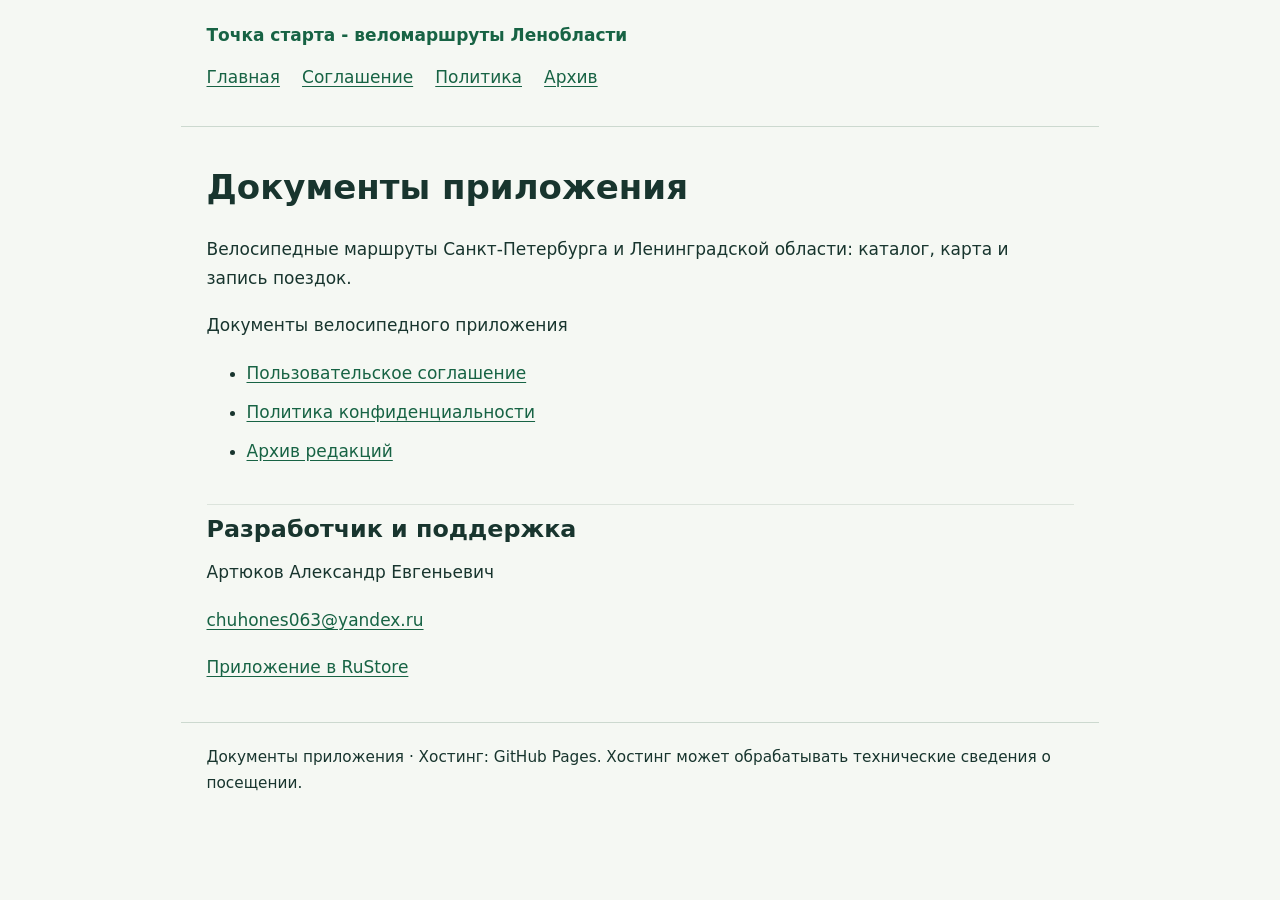
<file: index.html>
<!doctype html>
<html lang="ru"><head><meta charset="utf-8"><meta name="viewport" content="width=device-width, initial-scale=1"><title>Документы приложения — Точка старта - веломаршруты Ленобласти</title><link rel="canonical" href="https://chuhones.github.io/ru.artiukov.startpoint-docs/"><link rel="stylesheet" href="assets/site.css?v=bc405a447e7f"></head><body><a class="skip" href="#content">К содержанию</a><header><a class="brand" href="./">Точка старта - веломаршруты Ленобласти</a><nav aria-label="Документы"><a href="./">Главная</a><a href="terms/">Соглашение</a><a href="privacy/">Политика</a><a href="archive/">Архив</a></nav></header><main id="content"><h1>Документы приложения</h1><p>Велосипедные маршруты Санкт-Петербурга и Ленинградской области: каталог, карта и запись поездок.</p><p>Документы велосипедного приложения</p><ul><li><a href="terms/">Пользовательское соглашение</a></li><li><a href="privacy/">Политика конфиденциальности</a></li><li><a href="archive/">Архив редакций</a></li></ul><h2>Разработчик и поддержка</h2><p>Артюков Александр Евгеньевич</p><p><a href="mailto:chuhones063@yandex.ru">chuhones063@yandex.ru</a></p><p><a href="https://www.rustore.ru/catalog/app/ru.artiukov.startpoint">Приложение в RuStore</a></p></main><footer>Документы приложения · Хостинг: GitHub Pages. Хостинг может обрабатывать технические сведения о посещении.</footer></body></html>
</file>
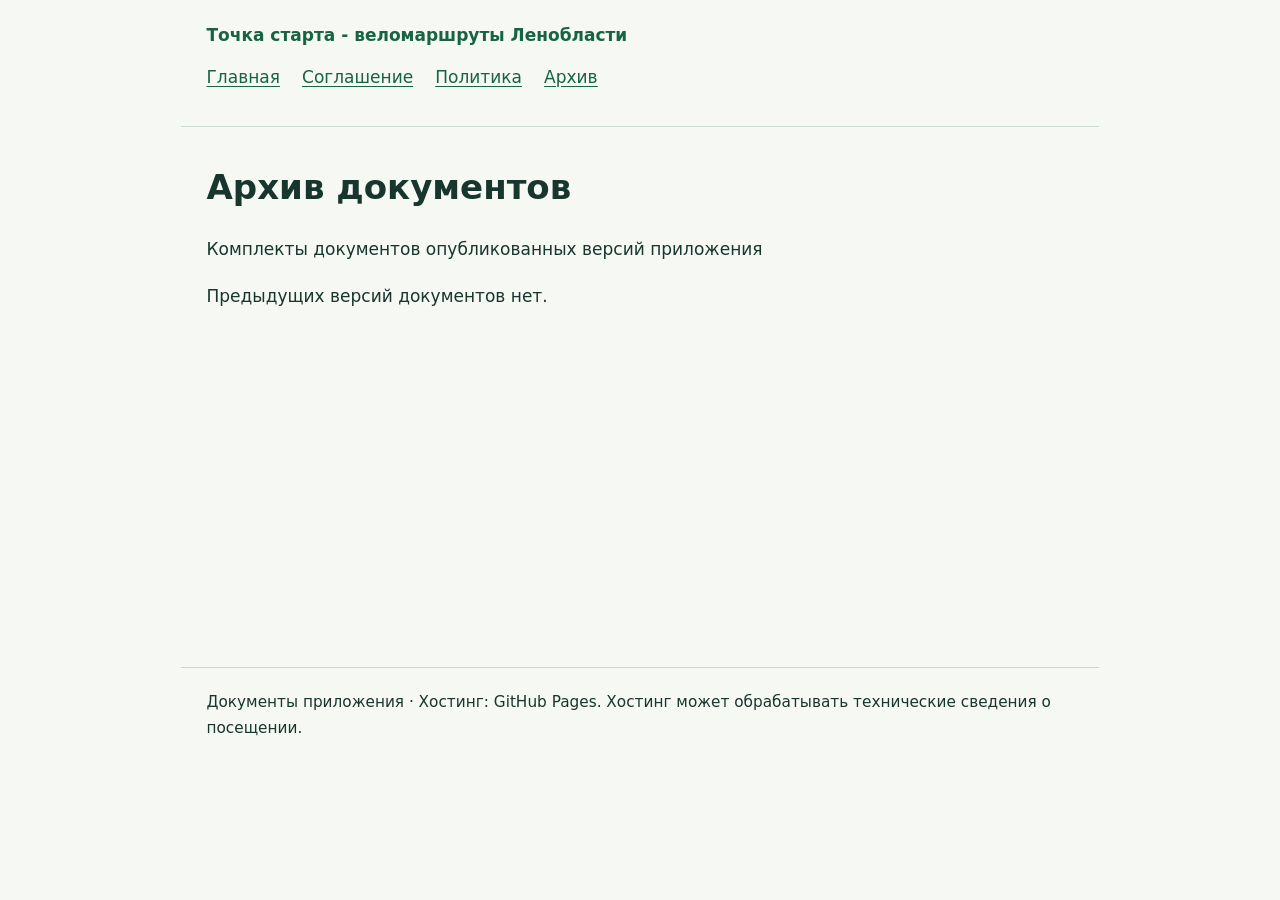
<file: archive/index.html>
<!doctype html>
<html lang="ru"><head><meta charset="utf-8"><meta name="viewport" content="width=device-width, initial-scale=1"><title>Архив документов — Точка старта - веломаршруты Ленобласти</title><link rel="canonical" href="https://chuhones.github.io/ru.artiukov.startpoint-docs/archive/"><link rel="stylesheet" href="../assets/site.css?v=bc405a447e7f"></head><body><a class="skip" href="#content">К содержанию</a><header><a class="brand" href="../">Точка старта - веломаршруты Ленобласти</a><nav aria-label="Документы"><a href="../">Главная</a><a href="../terms/">Соглашение</a><a href="../privacy/">Политика</a><a href="./">Архив</a></nav></header><main id="content"><h1>Архив документов</h1><p>Комплекты документов опубликованных версий приложения</p><p>Предыдущих версий документов нет.</p></main><footer>Документы приложения · Хостинг: GitHub Pages. Хостинг может обрабатывать технические сведения о посещении.</footer></body></html>
</file>
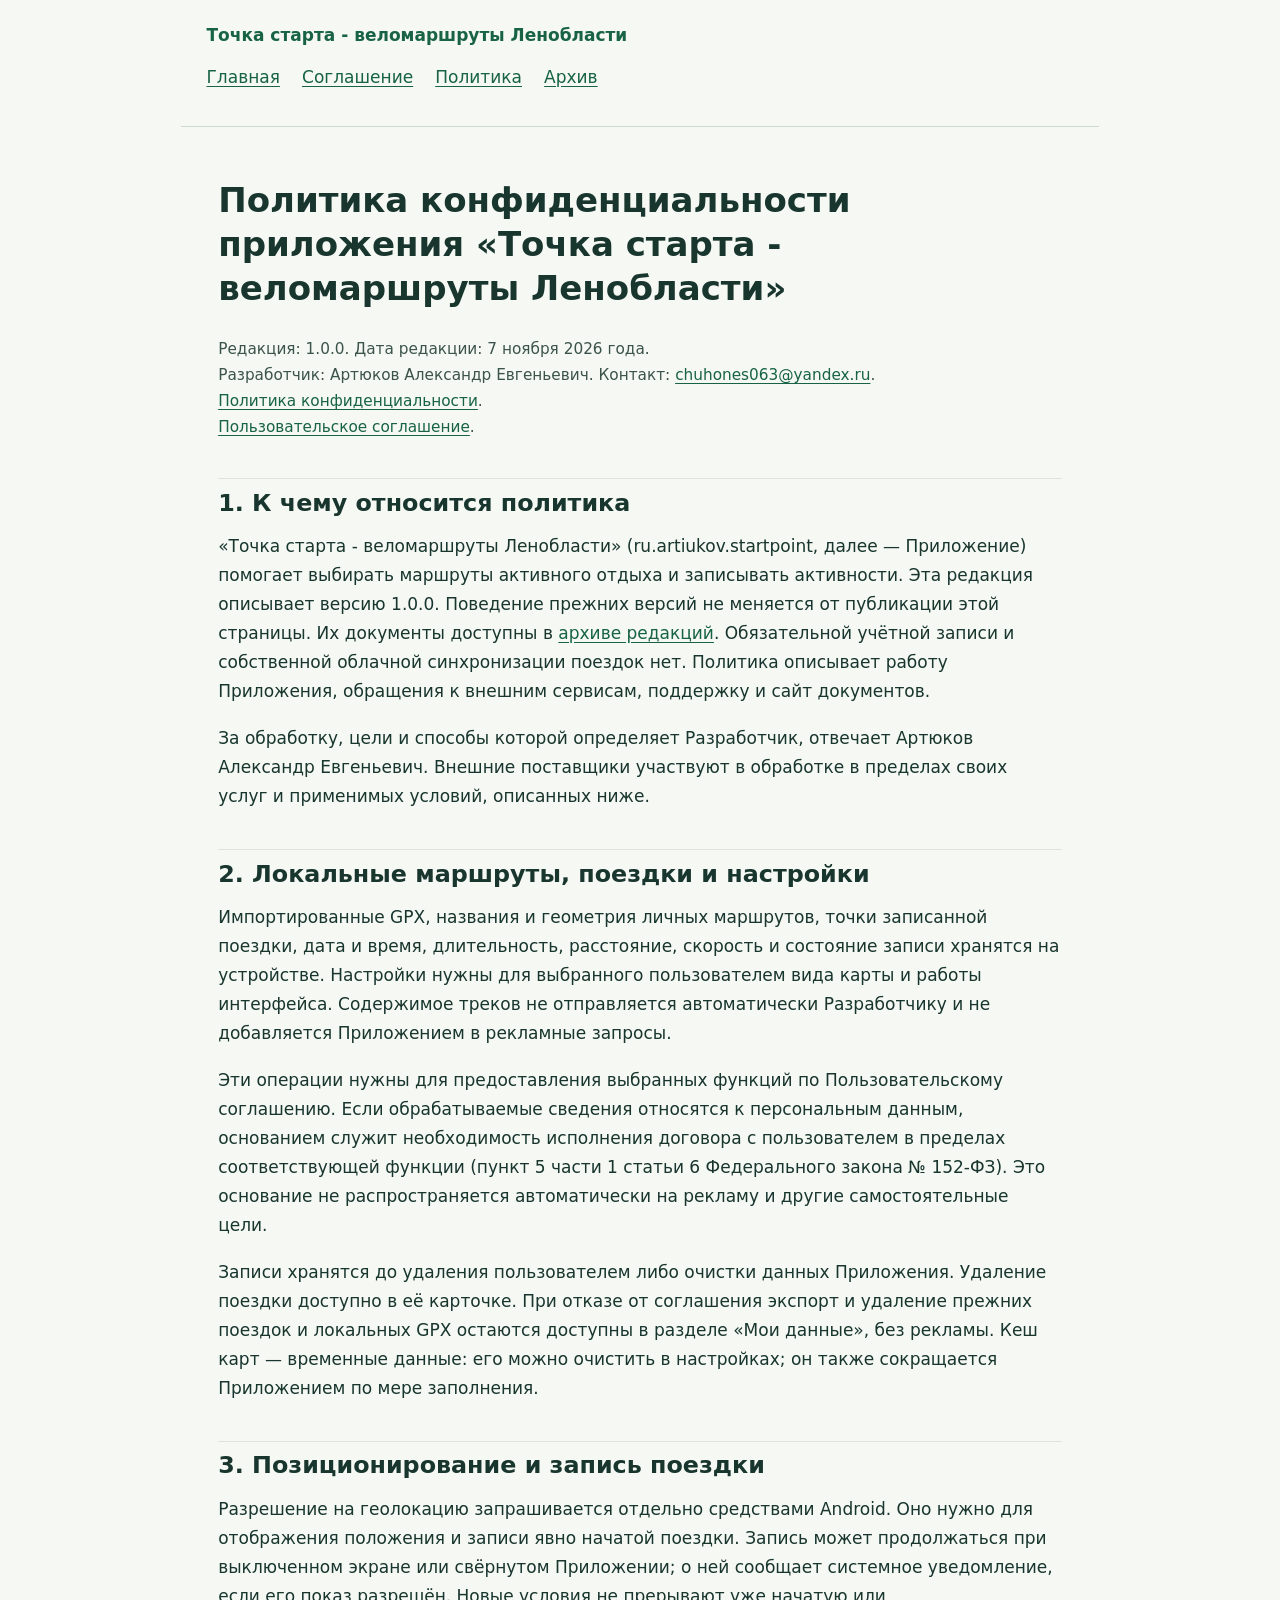
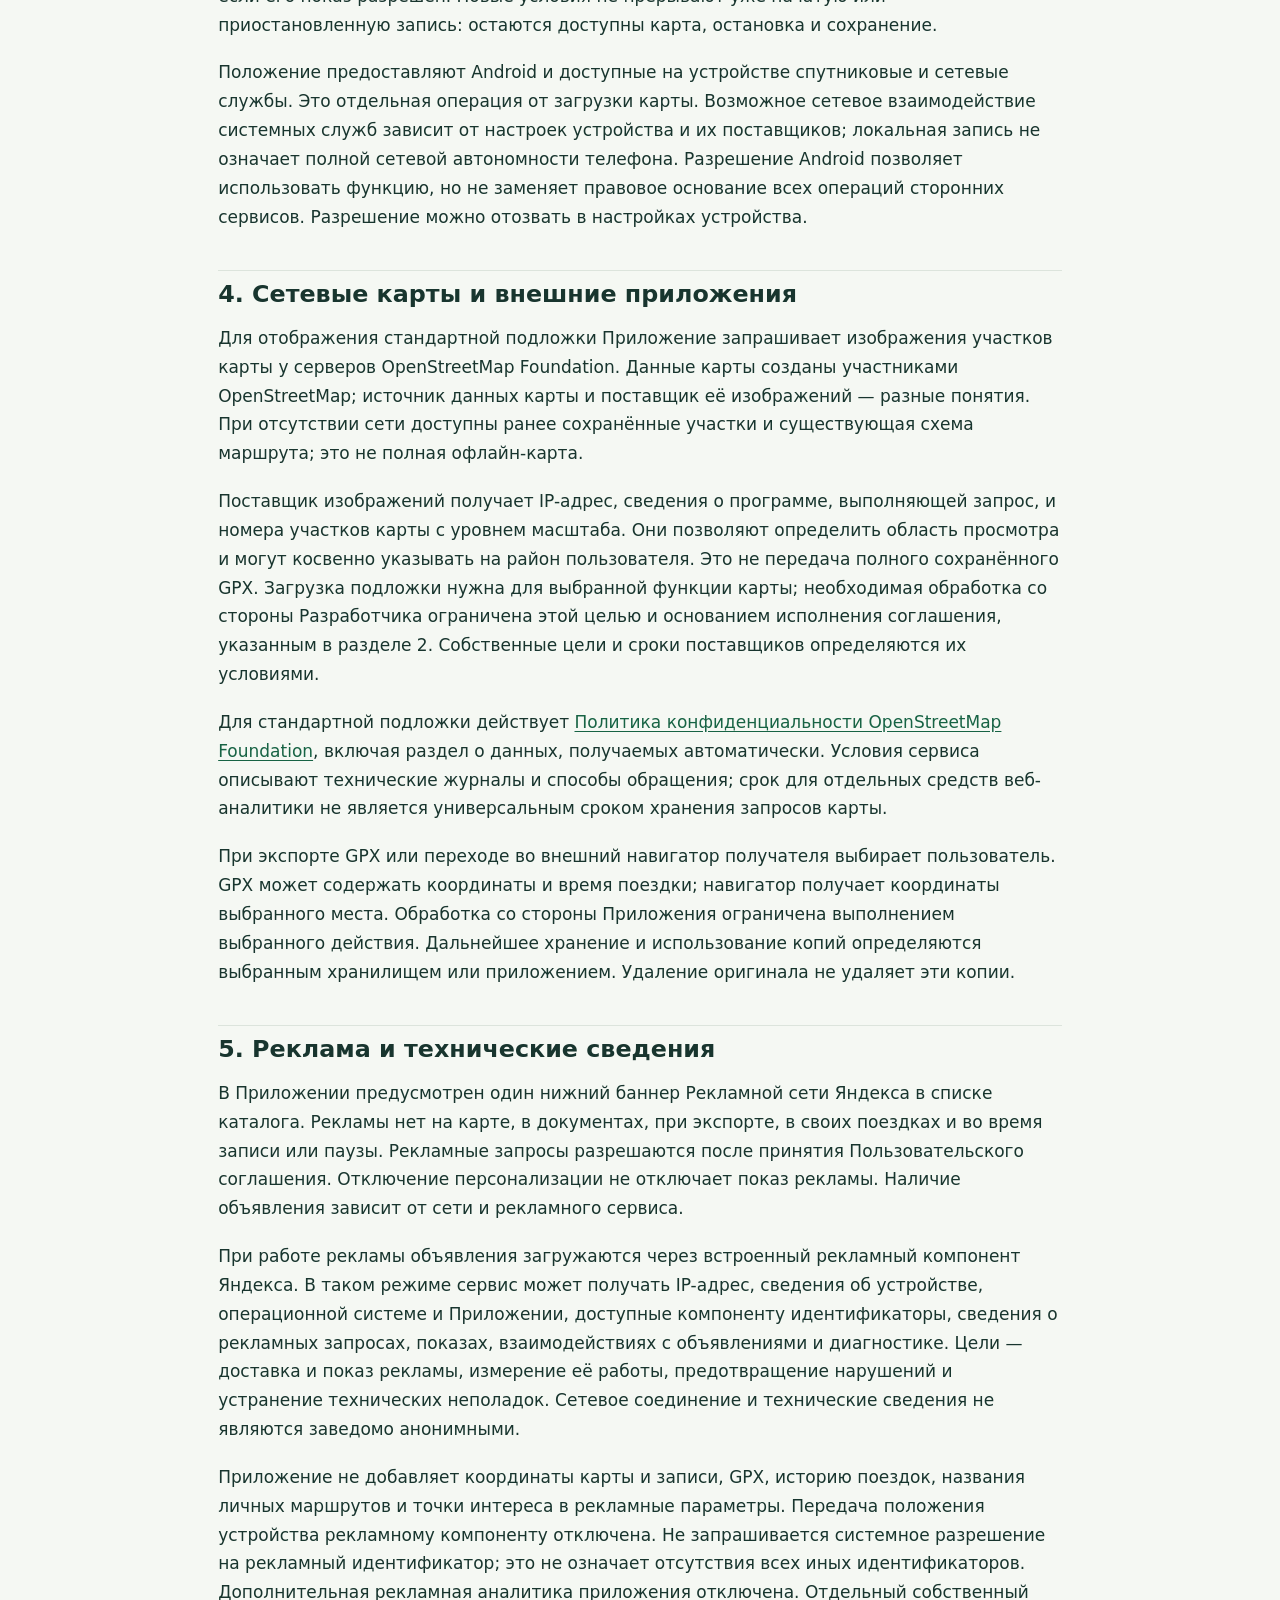
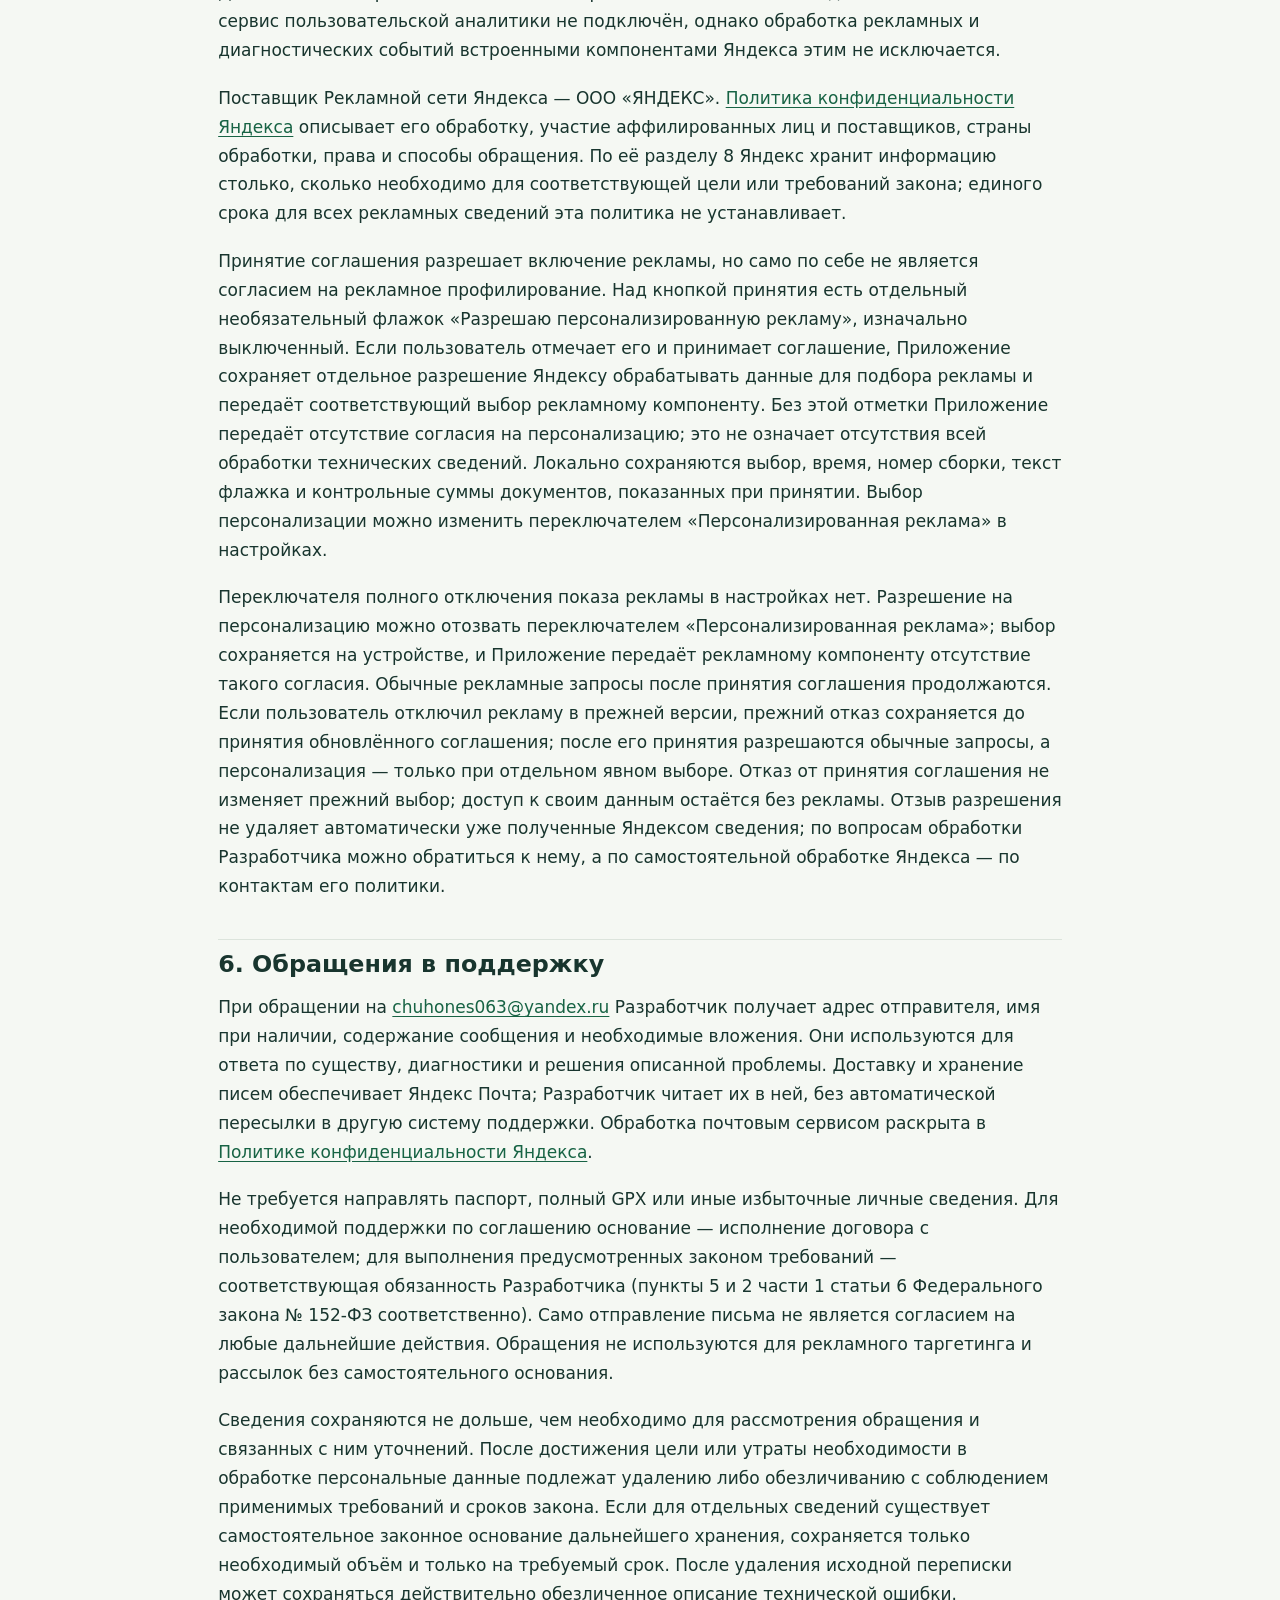
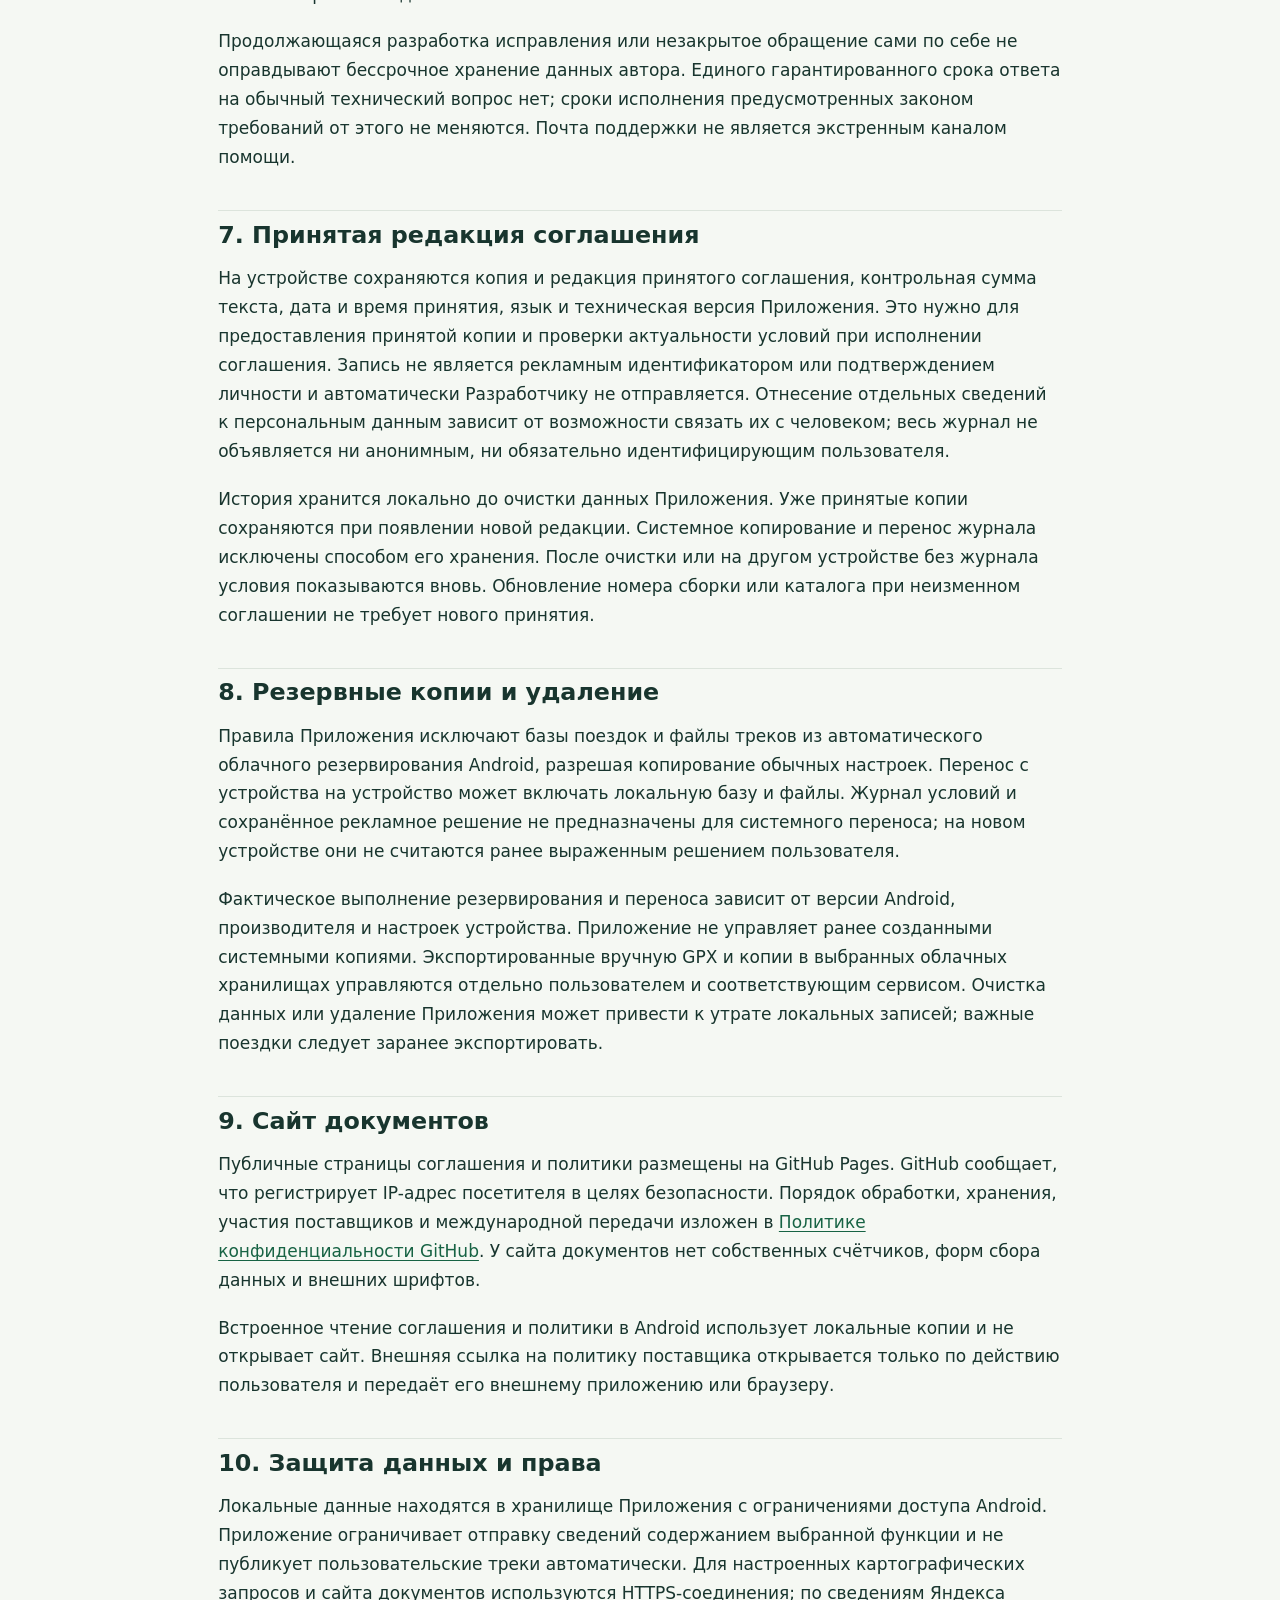
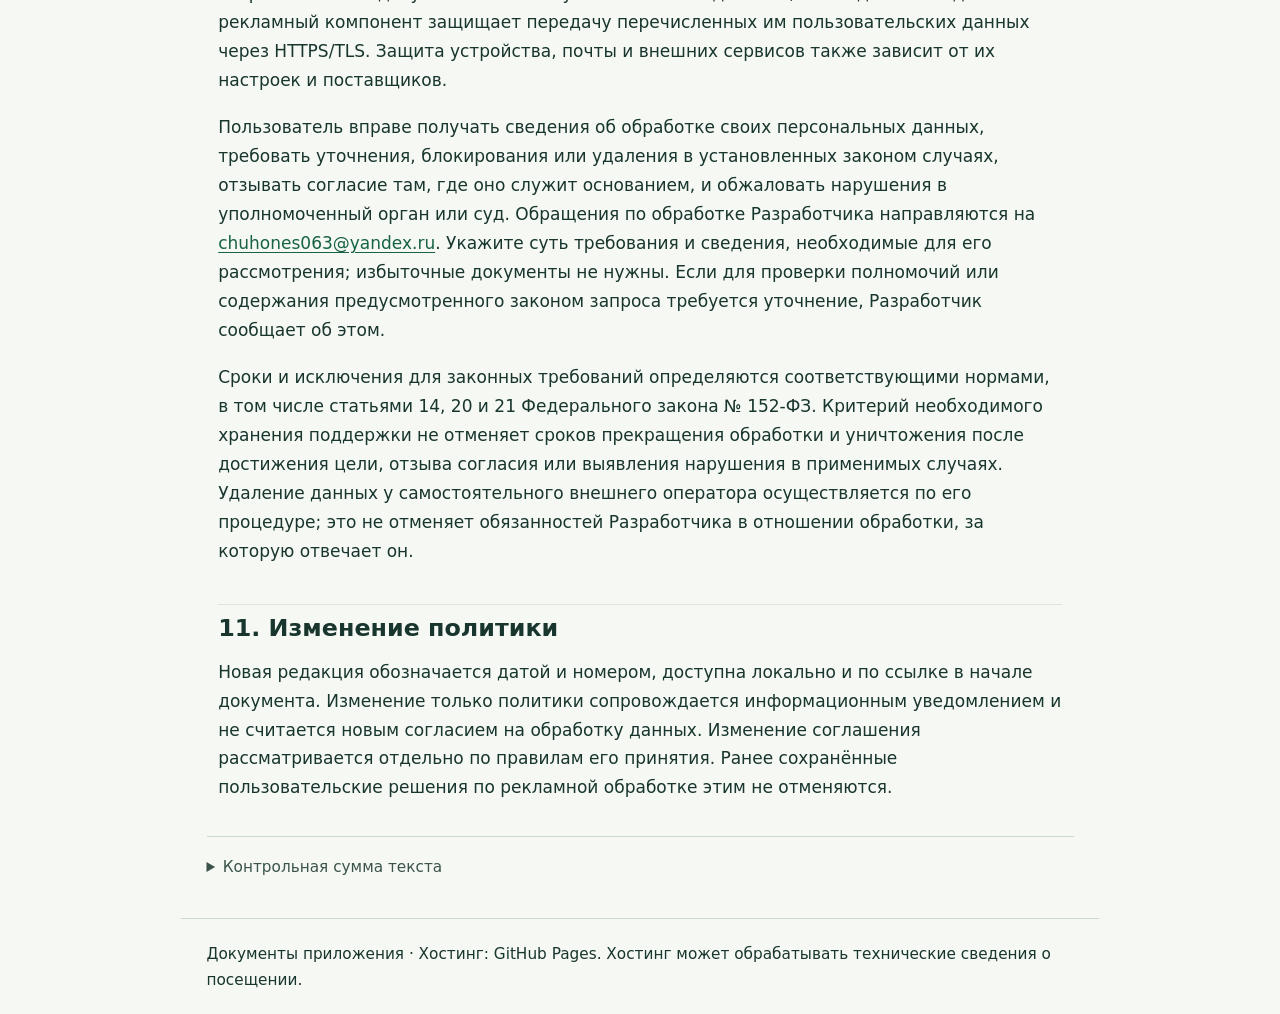
<file: privacy/index.html>
<!doctype html>
<html lang="ru"><head><meta charset="utf-8"><meta name="viewport" content="width=device-width, initial-scale=1"><title>Политика конфиденциальности — Точка старта - веломаршруты Ленобласти</title><link rel="canonical" href="https://chuhones.github.io/ru.artiukov.startpoint-docs/privacy/"><link rel="stylesheet" href="../assets/site.css?v=bc405a447e7f"></head><body><a class="skip" href="#content">К содержанию</a><header><a class="brand" href="../">Точка старта - веломаршруты Ленобласти</a><nav aria-label="Документы"><a href="../">Главная</a><a href="../terms/">Соглашение</a><a href="./">Политика</a><a href="../archive/">Архив</a></nav></header><main id="content"><div id="legal-text" class="legal-document"><h1><span class="md-syntax" aria-hidden="true"># </span>Политика конфиденциальности приложения «Точка старта - веломаршруты Ленобласти»</h1>

<p class="document-meta">Редакция: 1.0.0. Дата редакции: 7 ноября 2026 года.
Разработчик: Артюков Александр Евгеньевич. Контакт: <a href="mailto:chuhones063@yandex.ru">chuhones063@yandex.ru</a>.
<span class="md-syntax" aria-hidden="true">[</span><a href="https://chuhones.github.io/ru.artiukov.startpoint-docs/privacy/">Политика конфиденциальности</a><span class="md-syntax" aria-hidden="true">](https://chuhones.github.io/ru.artiukov.startpoint-docs/privacy/)</span>.
<span class="md-syntax" aria-hidden="true">[</span><a href="https://chuhones.github.io/ru.artiukov.startpoint-docs/terms/">Пользовательское соглашение</a><span class="md-syntax" aria-hidden="true">](https://chuhones.github.io/ru.artiukov.startpoint-docs/terms/)</span>.
</p>
<h2><span class="md-syntax" aria-hidden="true">## </span>1. К чему относится политика</h2>

<p>«Точка старта - веломаршруты Ленобласти» (ru.artiukov.startpoint, далее — Приложение) помогает выбирать маршруты активного отдыха и записывать активности. Эта редакция описывает версию 1.0.0. Поведение прежних версий не меняется от публикации этой страницы. Их документы доступны в <span class="md-syntax" aria-hidden="true">[</span><a href="https://chuhones.github.io/ru.artiukov.startpoint-docs/archive/">архиве редакций</a><span class="md-syntax" aria-hidden="true">](https://chuhones.github.io/ru.artiukov.startpoint-docs/archive/)</span>. Обязательной учётной записи и собственной облачной синхронизации поездок нет. Политика описывает работу Приложения, обращения к внешним сервисам, поддержку и сайт документов.
</p>
<p>За обработку, цели и способы которой определяет Разработчик, отвечает Артюков Александр Евгеньевич. Внешние поставщики участвуют в обработке в пределах своих услуг и применимых условий, описанных ниже.
</p>
<h2><span class="md-syntax" aria-hidden="true">## </span>2. Локальные маршруты, поездки и настройки</h2>

<p>Импортированные GPX, названия и геометрия личных маршрутов, точки записанной поездки, дата и время, длительность, расстояние, скорость и состояние записи хранятся на устройстве. Настройки нужны для выбранного пользователем вида карты и работы интерфейса. Содержимое треков не отправляется автоматически Разработчику и не добавляется Приложением в рекламные запросы.
</p>
<p>Эти операции нужны для предоставления выбранных функций по Пользовательскому соглашению. Если обрабатываемые сведения относятся к персональным данным, основанием служит необходимость исполнения договора с пользователем в пределах соответствующей функции (пункт 5 части 1 статьи 6 Федерального закона № 152-ФЗ). Это основание не распространяется автоматически на рекламу и другие самостоятельные цели.
</p>
<p>Записи хранятся до удаления пользователем либо очистки данных Приложения. Удаление поездки доступно в её карточке. При отказе от соглашения экспорт и удаление прежних поездок и локальных GPX остаются доступны в разделе «Мои данные», без рекламы. Кеш карт — временные данные: его можно очистить в настройках; он также сокращается Приложением по мере заполнения.
</p>
<h2><span class="md-syntax" aria-hidden="true">## </span>3. Позиционирование и запись поездки</h2>

<p>Разрешение на геолокацию запрашивается отдельно средствами Android. Оно нужно для отображения положения и записи явно начатой поездки. Запись может продолжаться при выключенном экране или свёрнутом Приложении; о ней сообщает системное уведомление, если его показ разрешён. Новые условия не прерывают уже начатую или приостановленную запись: остаются доступны карта, остановка и сохранение.
</p>
<p>Положение предоставляют Android и доступные на устройстве спутниковые и сетевые службы. Это отдельная операция от загрузки карты. Возможное сетевое взаимодействие системных служб зависит от настроек устройства и их поставщиков; локальная запись не означает полной сетевой автономности телефона. Разрешение Android позволяет использовать функцию, но не заменяет правовое основание всех операций сторонних сервисов. Разрешение можно отозвать в настройках устройства.
</p>
<h2><span class="md-syntax" aria-hidden="true">## </span>4. Сетевые карты и внешние приложения</h2>

<p>Для отображения стандартной подложки Приложение запрашивает изображения участков карты у серверов OpenStreetMap Foundation. Данные карты созданы участниками OpenStreetMap; источник данных карты и поставщик её изображений — разные понятия. При отсутствии сети доступны ранее сохранённые участки и существующая схема маршрута; это не полная офлайн-карта.
</p>
<p>Поставщик изображений получает IP-адрес, сведения о программе, выполняющей запрос, и номера участков карты с уровнем масштаба. Они позволяют определить область просмотра и могут косвенно указывать на район пользователя. Это не передача полного сохранённого GPX. Загрузка подложки нужна для выбранной функции карты; необходимая обработка со стороны Разработчика ограничена этой целью и основанием исполнения соглашения, указанным в разделе 2. Собственные цели и сроки поставщиков определяются их условиями.
</p>
<p>Для стандартной подложки действует <span class="md-syntax" aria-hidden="true">[</span><a href="https://osmfoundation.org/wiki/Privacy_Policy">Политика конфиденциальности OpenStreetMap Foundation</a><span class="md-syntax" aria-hidden="true">](https://osmfoundation.org/wiki/Privacy_Policy)</span>, включая раздел о данных, получаемых автоматически. Условия сервиса описывают технические журналы и способы обращения; срок для отдельных средств веб-аналитики не является универсальным сроком хранения запросов карты.
</p>
<p>При экспорте GPX или переходе во внешний навигатор получателя выбирает пользователь. GPX может содержать координаты и время поездки; навигатор получает координаты выбранного места. Обработка со стороны Приложения ограничена выполнением выбранного действия. Дальнейшее хранение и использование копий определяются выбранным хранилищем или приложением. Удаление оригинала не удаляет эти копии.
</p>
<h2><span class="md-syntax" aria-hidden="true">## </span>5. Реклама и технические сведения</h2>

<p>В Приложении предусмотрен один нижний баннер Рекламной сети Яндекса в списке каталога. Рекламы нет на карте, в документах, при экспорте, в своих поездках и во время записи или паузы. Рекламные запросы разрешаются после принятия Пользовательского соглашения. Отключение персонализации не отключает показ рекламы. Наличие объявления зависит от сети и рекламного сервиса.
</p>
<p>При работе рекламы объявления загружаются через встроенный рекламный компонент Яндекса. В таком режиме сервис может получать IP-адрес, сведения об устройстве, операционной системе и Приложении, доступные компоненту идентификаторы, сведения о рекламных запросах, показах, взаимодействиях с объявлениями и диагностике. Цели — доставка и показ рекламы, измерение её работы, предотвращение нарушений и устранение технических неполадок. Сетевое соединение и технические сведения не являются заведомо анонимными.
</p>
<p>Приложение не добавляет координаты карты и записи, GPX, историю поездок, названия личных маршрутов и точки интереса в рекламные параметры. Передача положения устройства рекламному компоненту отключена. Не запрашивается системное разрешение на рекламный идентификатор; это не означает отсутствия всех иных идентификаторов. Дополнительная рекламная аналитика приложения отключена. Отдельный собственный сервис пользовательской аналитики не подключён, однако обработка рекламных и диагностических событий встроенными компонентами Яндекса этим не исключается.
</p>
<p>Поставщик Рекламной сети Яндекса — ООО «ЯНДЕКС». <span class="md-syntax" aria-hidden="true">[</span><a href="https://yandex.ru/legal/confidential/ru/">Политика конфиденциальности Яндекса</a><span class="md-syntax" aria-hidden="true">](https://yandex.ru/legal/confidential/ru/)</span> описывает его обработку, участие аффилированных лиц и поставщиков, страны обработки, права и способы обращения. По её разделу 8 Яндекс хранит информацию столько, сколько необходимо для соответствующей цели или требований закона; единого срока для всех рекламных сведений эта политика не устанавливает.
</p>
<p>Принятие соглашения разрешает включение рекламы, но само по себе не является согласием на рекламное профилирование. Над кнопкой принятия есть отдельный необязательный флажок «Разрешаю персонализированную рекламу», изначально выключенный. Если пользователь отмечает его и принимает соглашение, Приложение сохраняет отдельное разрешение Яндексу обрабатывать данные для подбора рекламы и передаёт соответствующий выбор рекламному компоненту. Без этой отметки Приложение передаёт отсутствие согласия на персонализацию; это не означает отсутствия всей обработки технических сведений. Локально сохраняются выбор, время, номер сборки, текст флажка и контрольные суммы документов, показанных при принятии. Выбор персонализации можно изменить переключателем «Персонализированная реклама» в настройках.
</p>
<p>Переключателя полного отключения показа рекламы в настройках нет. Разрешение на персонализацию можно отозвать переключателем «Персонализированная реклама»; выбор сохраняется на устройстве, и Приложение передаёт рекламному компоненту отсутствие такого согласия. Обычные рекламные запросы после принятия соглашения продолжаются. Если пользователь отключил рекламу в прежней версии, прежний отказ сохраняется до принятия обновлённого соглашения; после его принятия разрешаются обычные запросы, а персонализация — только при отдельном явном выборе. Отказ от принятия соглашения не изменяет прежний выбор; доступ к своим данным остаётся без рекламы. Отзыв разрешения не удаляет автоматически уже полученные Яндексом сведения; по вопросам обработки Разработчика можно обратиться к нему, а по самостоятельной обработке Яндекса — по контактам его политики.
</p>
<h2><span class="md-syntax" aria-hidden="true">## </span>6. Обращения в поддержку</h2>

<p>При обращении на <a href="mailto:chuhones063@yandex.ru">chuhones063@yandex.ru</a> Разработчик получает адрес отправителя, имя при наличии, содержание сообщения и необходимые вложения. Они используются для ответа по существу, диагностики и решения описанной проблемы. Доставку и хранение писем обеспечивает Яндекс Почта; Разработчик читает их в ней, без автоматической пересылки в другую систему поддержки. Обработка почтовым сервисом раскрыта в <span class="md-syntax" aria-hidden="true">[</span><a href="https://yandex.ru/legal/confidential/ru/">Политике конфиденциальности Яндекса</a><span class="md-syntax" aria-hidden="true">](https://yandex.ru/legal/confidential/ru/)</span>.
</p>
<p>Не требуется направлять паспорт, полный GPX или иные избыточные личные сведения. Для необходимой поддержки по соглашению основание — исполнение договора с пользователем; для выполнения предусмотренных законом требований — соответствующая обязанность Разработчика (пункты 5 и 2 части 1 статьи 6 Федерального закона № 152-ФЗ соответственно). Само отправление письма не является согласием на любые дальнейшие действия. Обращения не используются для рекламного таргетинга и рассылок без самостоятельного основания.
</p>
<p>Сведения сохраняются не дольше, чем необходимо для рассмотрения обращения и связанных с ним уточнений. После достижения цели или утраты необходимости в обработке персональные данные подлежат удалению либо обезличиванию с соблюдением применимых требований и сроков закона. Если для отдельных сведений существует самостоятельное законное основание дальнейшего хранения, сохраняется только необходимый объём и только на требуемый срок. После удаления исходной переписки может сохраняться действительно обезличенное описание технической ошибки.
</p>
<p>Продолжающаяся разработка исправления или незакрытое обращение сами по себе не оправдывают бессрочное хранение данных автора. Единого гарантированного срока ответа на обычный технический вопрос нет; сроки исполнения предусмотренных законом требований от этого не меняются. Почта поддержки не является экстренным каналом помощи.
</p>
<h2><span class="md-syntax" aria-hidden="true">## </span>7. Принятая редакция соглашения</h2>

<p>На устройстве сохраняются копия и редакция принятого соглашения, контрольная сумма текста, дата и время принятия, язык и техническая версия Приложения. Это нужно для предоставления принятой копии и проверки актуальности условий при исполнении соглашения. Запись не является рекламным идентификатором или подтверждением личности и автоматически Разработчику не отправляется. Отнесение отдельных сведений к персональным данным зависит от возможности связать их с человеком; весь журнал не объявляется ни анонимным, ни обязательно идентифицирующим пользователя.
</p>
<p>История хранится локально до очистки данных Приложения. Уже принятые копии сохраняются при появлении новой редакции. Системное копирование и перенос журнала исключены способом его хранения. После очистки или на другом устройстве без журнала условия показываются вновь. Обновление номера сборки или каталога при неизменном соглашении не требует нового принятия.
</p>
<h2><span class="md-syntax" aria-hidden="true">## </span>8. Резервные копии и удаление</h2>

<p>Правила Приложения исключают базы поездок и файлы треков из автоматического облачного резервирования Android, разрешая копирование обычных настроек. Перенос с устройства на устройство может включать локальную базу и файлы. Журнал условий и сохранённое рекламное решение не предназначены для системного переноса; на новом устройстве они не считаются ранее выраженным решением пользователя.
</p>
<p>Фактическое выполнение резервирования и переноса зависит от версии Android, производителя и настроек устройства. Приложение не управляет ранее созданными системными копиями. Экспортированные вручную GPX и копии в выбранных облачных хранилищах управляются отдельно пользователем и соответствующим сервисом. Очистка данных или удаление Приложения может привести к утрате локальных записей; важные поездки следует заранее экспортировать.
</p>
<h2><span class="md-syntax" aria-hidden="true">## </span>9. Сайт документов</h2>

<p>Публичные страницы соглашения и политики размещены на GitHub Pages. GitHub сообщает, что регистрирует IP-адрес посетителя в целях безопасности. Порядок обработки, хранения, участия поставщиков и международной передачи изложен в <span class="md-syntax" aria-hidden="true">[</span><a href="https://docs.github.com/en/site-policy/privacy-policies/github-general-privacy-statement">Политике конфиденциальности GitHub</a><span class="md-syntax" aria-hidden="true">](https://docs.github.com/en/site-policy/privacy-policies/github-general-privacy-statement)</span>. У сайта документов нет собственных счётчиков, форм сбора данных и внешних шрифтов.
</p>
<p>Встроенное чтение соглашения и политики в Android использует локальные копии и не открывает сайт. Внешняя ссылка на политику поставщика открывается только по действию пользователя и передаёт его внешнему приложению или браузеру.
</p>
<h2><span class="md-syntax" aria-hidden="true">## </span>10. Защита данных и права</h2>

<p>Локальные данные находятся в хранилище Приложения с ограничениями доступа Android. Приложение ограничивает отправку сведений содержанием выбранной функции и не публикует пользовательские треки автоматически. Для настроенных картографических запросов и сайта документов используются HTTPS-соединения; по сведениям Яндекса рекламный компонент защищает передачу перечисленных им пользовательских данных через HTTPS/TLS. Защита устройства, почты и внешних сервисов также зависит от их настроек и поставщиков.
</p>
<p>Пользователь вправе получать сведения об обработке своих персональных данных, требовать уточнения, блокирования или удаления в установленных законом случаях, отзывать согласие там, где оно служит основанием, и обжаловать нарушения в уполномоченный орган или суд. Обращения по обработке Разработчика направляются на <a href="mailto:chuhones063@yandex.ru">chuhones063@yandex.ru</a>. Укажите суть требования и сведения, необходимые для его рассмотрения; избыточные документы не нужны. Если для проверки полномочий или содержания предусмотренного законом запроса требуется уточнение, Разработчик сообщает об этом.
</p>
<p>Сроки и исключения для законных требований определяются соответствующими нормами, в том числе статьями 14, 20 и 21 Федерального закона № 152-ФЗ. Критерий необходимого хранения поддержки не отменяет сроков прекращения обработки и уничтожения после достижения цели, отзыва согласия или выявления нарушения в применимых случаях. Удаление данных у самостоятельного внешнего оператора осуществляется по его процедуре; это не отменяет обязанностей Разработчика в отношении обработки, за которую отвечает он.
</p>
<h2><span class="md-syntax" aria-hidden="true">## </span>11. Изменение политики</h2>

<p>Новая редакция обозначается датой и номером, доступна локально и по ссылке в начале документа. Изменение только политики сопровождается информационным уведомлением и не считается новым согласием на обработку данных. Изменение соглашения рассматривается отдельно по правилам его принятия. Ранее сохранённые пользовательские решения по рекламной обработке этим не отменяются.
</p></div><details class="document-checksum"><summary>Контрольная сумма текста</summary><p class="hash">SHA-256: 083fe1ad316a2a31ba95d8ef1763c2f37facd730128f8774ec24a67a751a899d</p></details></main><footer>Документы приложения · Хостинг: GitHub Pages. Хостинг может обрабатывать технические сведения о посещении.</footer></body></html>
</file>
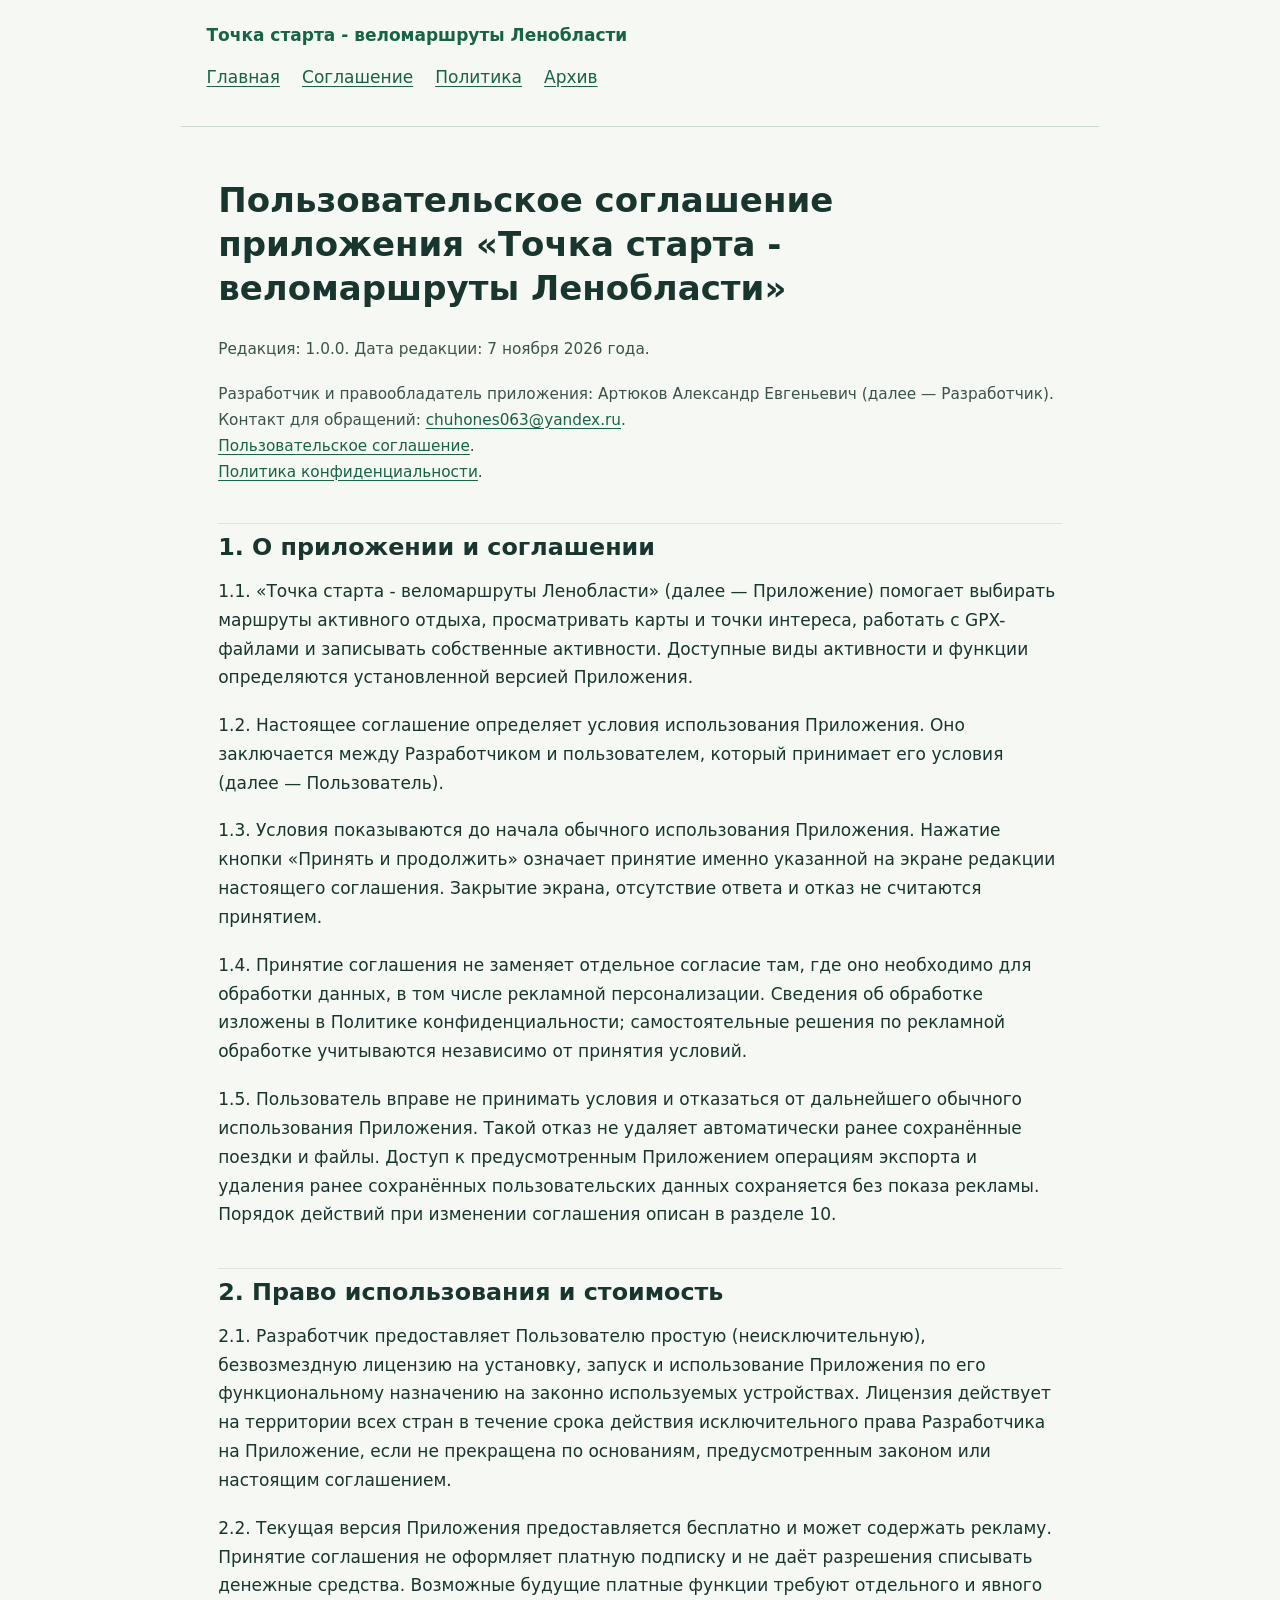
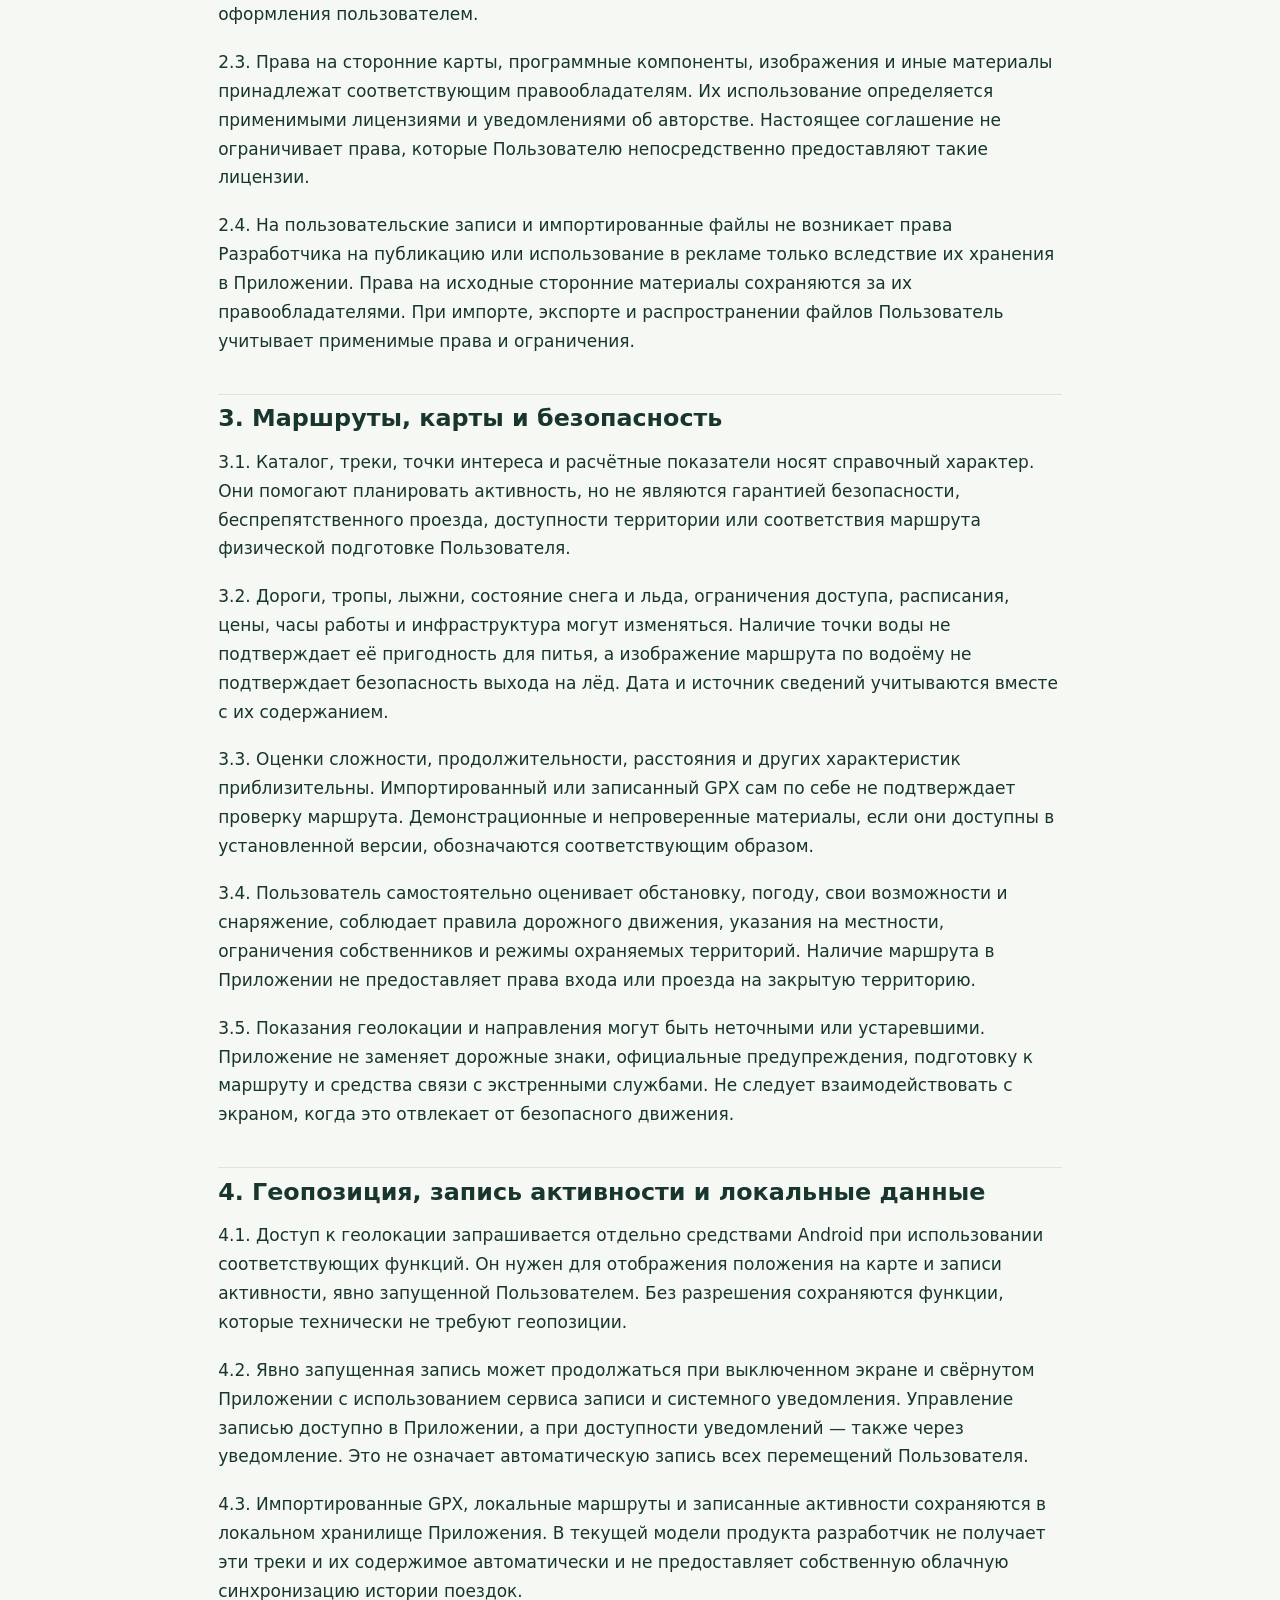
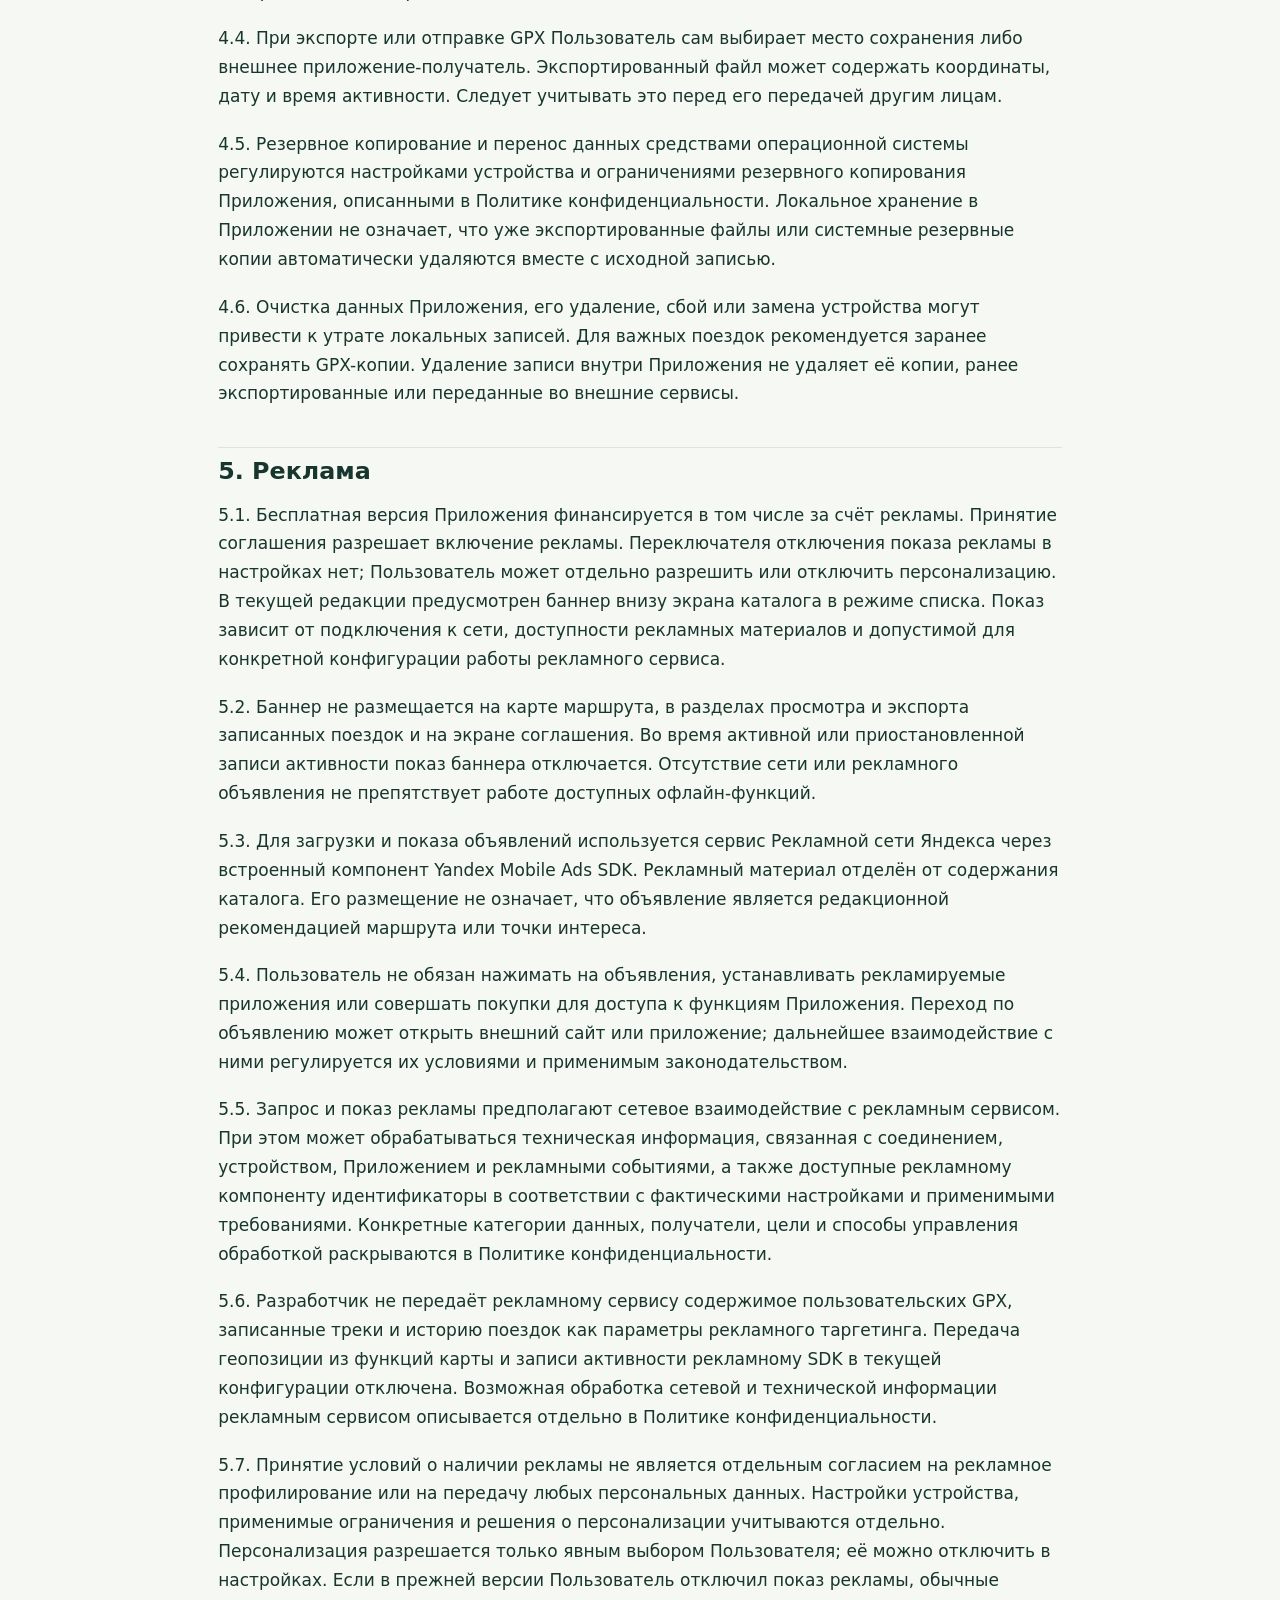
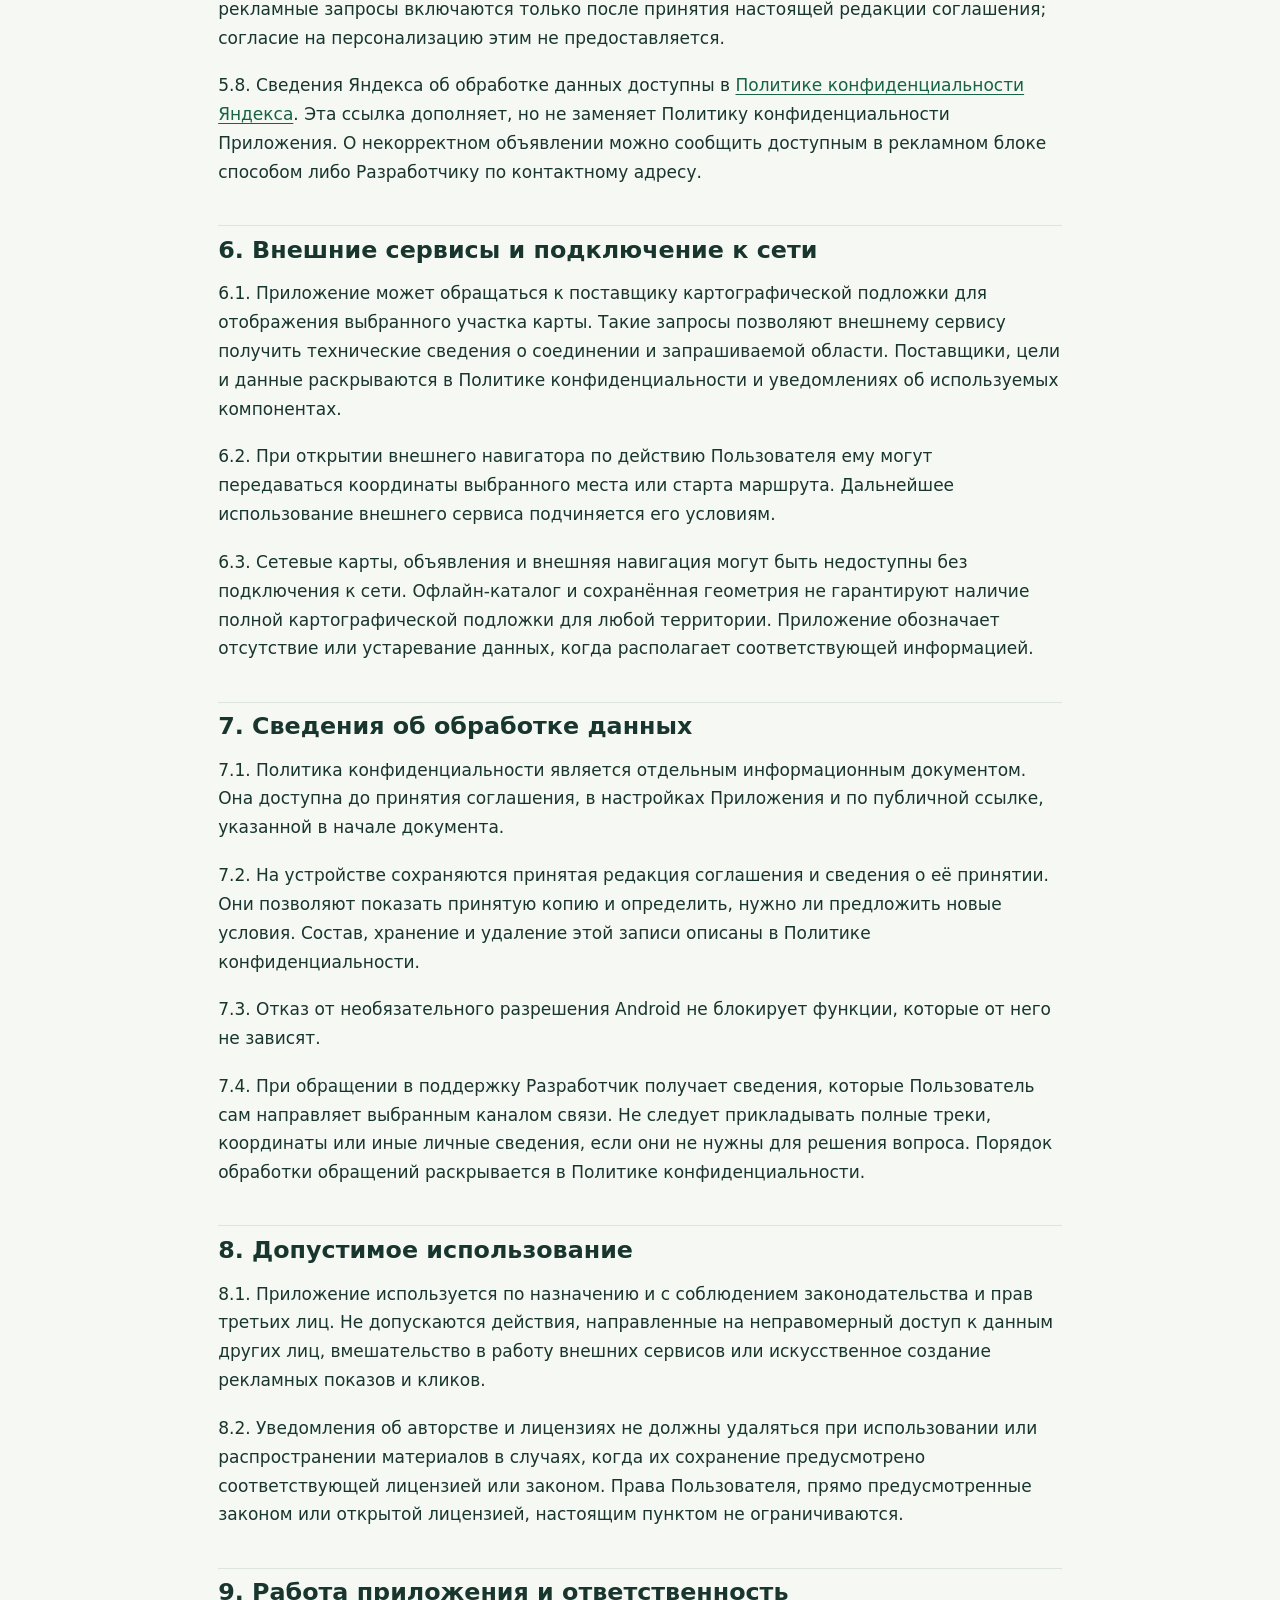
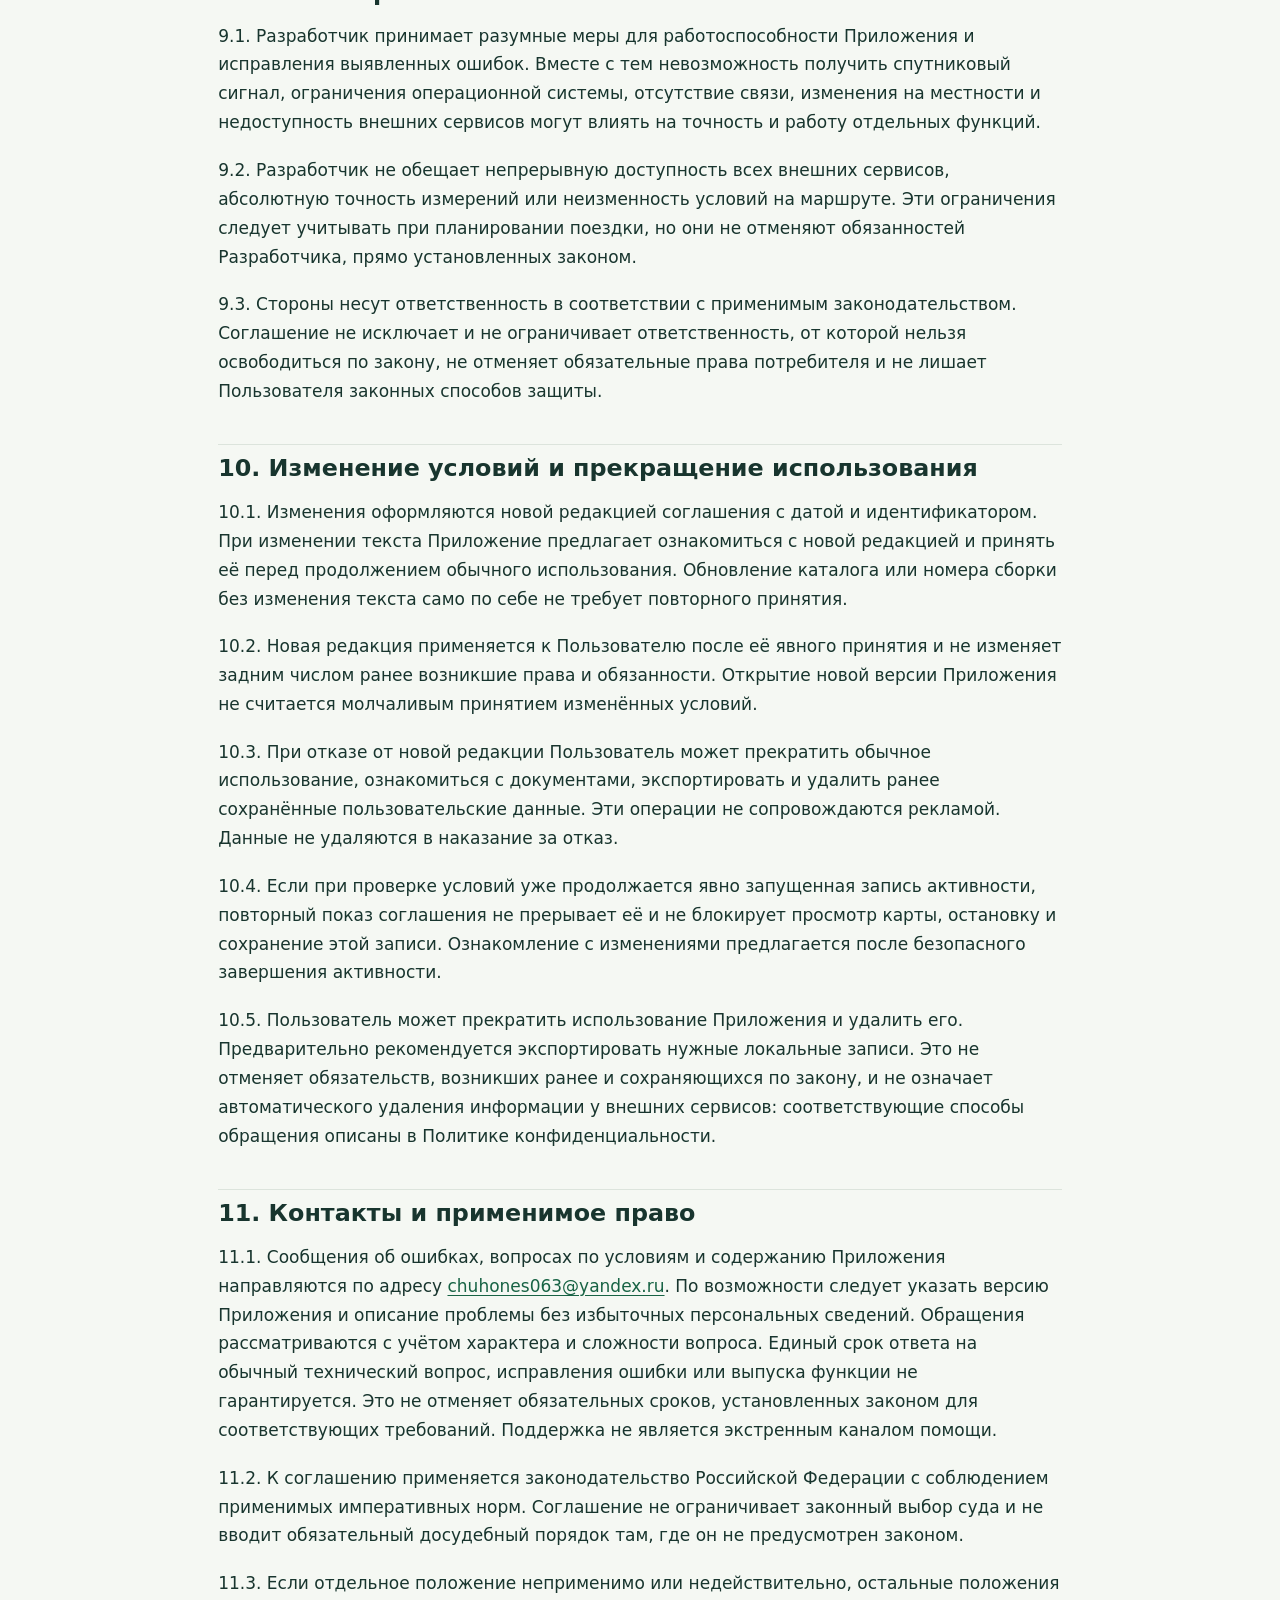
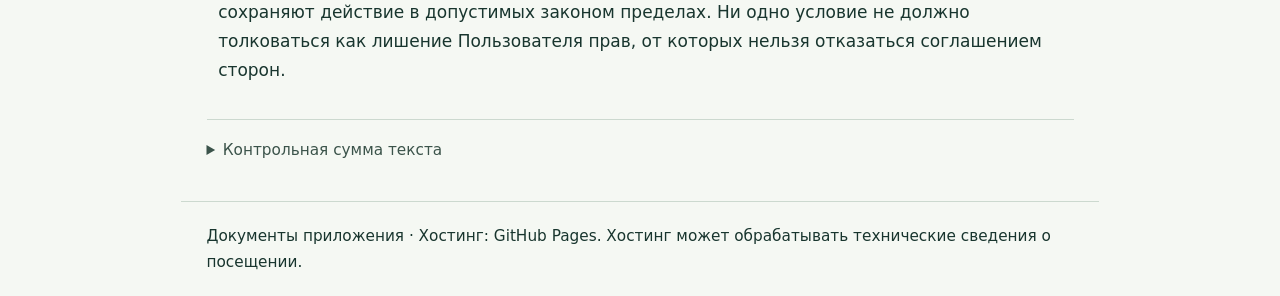
<file: terms/index.html>
<!doctype html>
<html lang="ru"><head><meta charset="utf-8"><meta name="viewport" content="width=device-width, initial-scale=1"><title>Пользовательское соглашение — Точка старта - веломаршруты Ленобласти</title><link rel="canonical" href="https://chuhones.github.io/ru.artiukov.startpoint-docs/terms/"><link rel="stylesheet" href="../assets/site.css?v=bc405a447e7f"></head><body><a class="skip" href="#content">К содержанию</a><header><a class="brand" href="../">Точка старта - веломаршруты Ленобласти</a><nav aria-label="Документы"><a href="../">Главная</a><a href="./">Соглашение</a><a href="../privacy/">Политика</a><a href="../archive/">Архив</a></nav></header><main id="content"><div id="legal-text" class="legal-document"><h1><span class="md-syntax" aria-hidden="true"># </span>Пользовательское соглашение приложения «Точка старта - веломаршруты Ленобласти»</h1>

<p class="document-meta">Редакция: 1.0.0. Дата редакции: 7 ноября 2026 года.
</p>
<p class="document-meta">Разработчик и правообладатель приложения: Артюков Александр Евгеньевич (далее — Разработчик).
Контакт для обращений: <a href="mailto:chuhones063@yandex.ru">chuhones063@yandex.ru</a>.
<span class="md-syntax" aria-hidden="true">[</span><a href="https://chuhones.github.io/ru.artiukov.startpoint-docs/terms/">Пользовательское соглашение</a><span class="md-syntax" aria-hidden="true">](https://chuhones.github.io/ru.artiukov.startpoint-docs/terms/)</span>.
<span class="md-syntax" aria-hidden="true">[</span><a href="https://chuhones.github.io/ru.artiukov.startpoint-docs/privacy/">Политика конфиденциальности</a><span class="md-syntax" aria-hidden="true">](https://chuhones.github.io/ru.artiukov.startpoint-docs/privacy/)</span>.
</p>
<h2><span class="md-syntax" aria-hidden="true">## </span>1. О приложении и соглашении</h2>

<p>1.1. «Точка старта - веломаршруты Ленобласти» (далее — Приложение) помогает выбирать маршруты активного отдыха, просматривать карты и точки интереса, работать с GPX-файлами и записывать собственные активности. Доступные виды активности и функции определяются установленной версией Приложения.
</p>
<p>1.2. Настоящее соглашение определяет условия использования Приложения. Оно заключается между Разработчиком и пользователем, который принимает его условия (далее — Пользователь).
</p>
<p>1.3. Условия показываются до начала обычного использования Приложения. Нажатие кнопки «Принять и продолжить» означает принятие именно указанной на экране редакции настоящего соглашения. Закрытие экрана, отсутствие ответа и отказ не считаются принятием.
</p>
<p>1.4. Принятие соглашения не заменяет отдельное согласие там, где оно необходимо для обработки данных, в том числе рекламной персонализации. Сведения об обработке изложены в Политике конфиденциальности; самостоятельные решения по рекламной обработке учитываются независимо от принятия условий.
</p>
<p>1.5. Пользователь вправе не принимать условия и отказаться от дальнейшего обычного использования Приложения. Такой отказ не удаляет автоматически ранее сохранённые поездки и файлы. Доступ к предусмотренным Приложением операциям экспорта и удаления ранее сохранённых пользовательских данных сохраняется без показа рекламы. Порядок действий при изменении соглашения описан в разделе 10.
</p>
<h2><span class="md-syntax" aria-hidden="true">## </span>2. Право использования и стоимость</h2>

<p>2.1. Разработчик предоставляет Пользователю простую (неисключительную), безвозмездную лицензию на установку, запуск и использование Приложения по его функциональному назначению на законно используемых устройствах. Лицензия действует на территории всех стран в течение срока действия исключительного права Разработчика на Приложение, если не прекращена по основаниям, предусмотренным законом или настоящим соглашением.
</p>
<p>2.2. Текущая версия Приложения предоставляется бесплатно и может содержать рекламу. Принятие соглашения не оформляет платную подписку и не даёт разрешения списывать денежные средства. Возможные будущие платные функции требуют отдельного и явного оформления пользователем.
</p>
<p>2.3. Права на сторонние карты, программные компоненты, изображения и иные материалы принадлежат соответствующим правообладателям. Их использование определяется применимыми лицензиями и уведомлениями об авторстве. Настоящее соглашение не ограничивает права, которые Пользователю непосредственно предоставляют такие лицензии.
</p>
<p>2.4. На пользовательские записи и импортированные файлы не возникает права Разработчика на публикацию или использование в рекламе только вследствие их хранения в Приложении. Права на исходные сторонние материалы сохраняются за их правообладателями. При импорте, экспорте и распространении файлов Пользователь учитывает применимые права и ограничения.
</p>
<h2><span class="md-syntax" aria-hidden="true">## </span>3. Маршруты, карты и безопасность</h2>

<p>3.1. Каталог, треки, точки интереса и расчётные показатели носят справочный характер. Они помогают планировать активность, но не являются гарантией безопасности, беспрепятственного проезда, доступности территории или соответствия маршрута физической подготовке Пользователя.
</p>
<p>3.2. Дороги, тропы, лыжни, состояние снега и льда, ограничения доступа, расписания, цены, часы работы и инфраструктура могут изменяться. Наличие точки воды не подтверждает её пригодность для питья, а изображение маршрута по водоёму не подтверждает безопасность выхода на лёд. Дата и источник сведений учитываются вместе с их содержанием.
</p>
<p>3.3. Оценки сложности, продолжительности, расстояния и других характеристик приблизительны. Импортированный или записанный GPX сам по себе не подтверждает проверку маршрута. Демонстрационные и непроверенные материалы, если они доступны в установленной версии, обозначаются соответствующим образом.
</p>
<p>3.4. Пользователь самостоятельно оценивает обстановку, погоду, свои возможности и снаряжение, соблюдает правила дорожного движения, указания на местности, ограничения собственников и режимы охраняемых территорий. Наличие маршрута в Приложении не предоставляет права входа или проезда на закрытую территорию.
</p>
<p>3.5. Показания геолокации и направления могут быть неточными или устаревшими. Приложение не заменяет дорожные знаки, официальные предупреждения, подготовку к маршруту и средства связи с экстренными службами. Не следует взаимодействовать с экраном, когда это отвлекает от безопасного движения.
</p>
<h2><span class="md-syntax" aria-hidden="true">## </span>4. Геопозиция, запись активности и локальные данные</h2>

<p>4.1. Доступ к геолокации запрашивается отдельно средствами Android при использовании соответствующих функций. Он нужен для отображения положения на карте и записи активности, явно запущенной Пользователем. Без разрешения сохраняются функции, которые технически не требуют геопозиции.
</p>
<p>4.2. Явно запущенная запись может продолжаться при выключенном экране и свёрнутом Приложении с использованием сервиса записи и системного уведомления. Управление записью доступно в Приложении, а при доступности уведомлений — также через уведомление. Это не означает автоматическую запись всех перемещений Пользователя.
</p>
<p>4.3. Импортированные GPX, локальные маршруты и записанные активности сохраняются в локальном хранилище Приложения. В текущей модели продукта разработчик не получает эти треки и их содержимое автоматически и не предоставляет собственную облачную синхронизацию истории поездок.
</p>
<p>4.4. При экспорте или отправке GPX Пользователь сам выбирает место сохранения либо внешнее приложение-получатель. Экспортированный файл может содержать координаты, дату и время активности. Следует учитывать это перед его передачей другим лицам.
</p>
<p>4.5. Резервное копирование и перенос данных средствами операционной системы регулируются настройками устройства и ограничениями резервного копирования Приложения, описанными в Политике конфиденциальности. Локальное хранение в Приложении не означает, что уже экспортированные файлы или системные резервные копии автоматически удаляются вместе с исходной записью.
</p>
<p>4.6. Очистка данных Приложения, его удаление, сбой или замена устройства могут привести к утрате локальных записей. Для важных поездок рекомендуется заранее сохранять GPX-копии. Удаление записи внутри Приложения не удаляет её копии, ранее экспортированные или переданные во внешние сервисы.
</p>
<h2><span class="md-syntax" aria-hidden="true">## </span>5. Реклама</h2>

<p>5.1. Бесплатная версия Приложения финансируется в том числе за счёт рекламы. Принятие соглашения разрешает включение рекламы. Переключателя отключения показа рекламы в настройках нет; Пользователь может отдельно разрешить или отключить персонализацию. В текущей редакции предусмотрен баннер внизу экрана каталога в режиме списка. Показ зависит от подключения к сети, доступности рекламных материалов и допустимой для конкретной конфигурации работы рекламного сервиса.
</p>
<p>5.2. Баннер не размещается на карте маршрута, в разделах просмотра и экспорта записанных поездок и на экране соглашения. Во время активной или приостановленной записи активности показ баннера отключается. Отсутствие сети или рекламного объявления не препятствует работе доступных офлайн-функций.
</p>
<p>5.3. Для загрузки и показа объявлений используется сервис Рекламной сети Яндекса через встроенный компонент Yandex Mobile Ads SDK. Рекламный материал отделён от содержания каталога. Его размещение не означает, что объявление является редакционной рекомендацией маршрута или точки интереса.
</p>
<p>5.4. Пользователь не обязан нажимать на объявления, устанавливать рекламируемые приложения или совершать покупки для доступа к функциям Приложения. Переход по объявлению может открыть внешний сайт или приложение; дальнейшее взаимодействие с ними регулируется их условиями и применимым законодательством.
</p>
<p>5.5. Запрос и показ рекламы предполагают сетевое взаимодействие с рекламным сервисом. При этом может обрабатываться техническая информация, связанная с соединением, устройством, Приложением и рекламными событиями, а также доступные рекламному компоненту идентификаторы в соответствии с фактическими настройками и применимыми требованиями. Конкретные категории данных, получатели, цели и способы управления обработкой раскрываются в Политике конфиденциальности.
</p>
<p>5.6. Разработчик не передаёт рекламному сервису содержимое пользовательских GPX, записанные треки и историю поездок как параметры рекламного таргетинга. Передача геопозиции из функций карты и записи активности рекламному SDK в текущей конфигурации отключена. Возможная обработка сетевой и технической информации рекламным сервисом описывается отдельно в Политике конфиденциальности.
</p>
<p>5.7. Принятие условий о наличии рекламы не является отдельным согласием на рекламное профилирование или на передачу любых персональных данных. Настройки устройства, применимые ограничения и решения о персонализации учитываются отдельно. Персонализация разрешается только явным выбором Пользователя; её можно отключить в настройках. Если в прежней версии Пользователь отключил показ рекламы, обычные рекламные запросы включаются только после принятия настоящей редакции соглашения; согласие на персонализацию этим не предоставляется.
</p>
<p>5.8. Сведения Яндекса об обработке данных доступны в <span class="md-syntax" aria-hidden="true">[</span><a href="https://yandex.ru/legal/confidential/ru/">Политике конфиденциальности Яндекса</a><span class="md-syntax" aria-hidden="true">](https://yandex.ru/legal/confidential/ru/)</span>. Эта ссылка дополняет, но не заменяет Политику конфиденциальности Приложения. О некорректном объявлении можно сообщить доступным в рекламном блоке способом либо Разработчику по контактному адресу.
</p>
<h2><span class="md-syntax" aria-hidden="true">## </span>6. Внешние сервисы и подключение к сети</h2>

<p>6.1. Приложение может обращаться к поставщику картографической подложки для отображения выбранного участка карты. Такие запросы позволяют внешнему сервису получить технические сведения о соединении и запрашиваемой области. Поставщики, цели и данные раскрываются в Политике конфиденциальности и уведомлениях об используемых компонентах.
</p>
<p>6.2. При открытии внешнего навигатора по действию Пользователя ему могут передаваться координаты выбранного места или старта маршрута. Дальнейшее использование внешнего сервиса подчиняется его условиям.
</p>
<p>6.3. Сетевые карты, объявления и внешняя навигация могут быть недоступны без подключения к сети. Офлайн-каталог и сохранённая геометрия не гарантируют наличие полной картографической подложки для любой территории. Приложение обозначает отсутствие или устаревание данных, когда располагает соответствующей информацией.
</p>
<h2><span class="md-syntax" aria-hidden="true">## </span>7. Сведения об обработке данных</h2>

<p>7.1. Политика конфиденциальности является отдельным информационным документом. Она доступна до принятия соглашения, в настройках Приложения и по публичной ссылке, указанной в начале документа.
</p>
<p>7.2. На устройстве сохраняются принятая редакция соглашения и сведения о её принятии. Они позволяют показать принятую копию и определить, нужно ли предложить новые условия. Состав, хранение и удаление этой записи описаны в Политике конфиденциальности.
</p>
<p>7.3. Отказ от необязательного разрешения Android не блокирует функции, которые от него не зависят.
</p>
<p>7.4. При обращении в поддержку Разработчик получает сведения, которые Пользователь сам направляет выбранным каналом связи. Не следует прикладывать полные треки, координаты или иные личные сведения, если они не нужны для решения вопроса. Порядок обработки обращений раскрывается в Политике конфиденциальности.
</p>
<h2><span class="md-syntax" aria-hidden="true">## </span>8. Допустимое использование</h2>

<p>8.1. Приложение используется по назначению и с соблюдением законодательства и прав третьих лиц. Не допускаются действия, направленные на неправомерный доступ к данным других лиц, вмешательство в работу внешних сервисов или искусственное создание рекламных показов и кликов.
</p>
<p>8.2. Уведомления об авторстве и лицензиях не должны удаляться при использовании или распространении материалов в случаях, когда их сохранение предусмотрено соответствующей лицензией или законом. Права Пользователя, прямо предусмотренные законом или открытой лицензией, настоящим пунктом не ограничиваются.
</p>
<h2><span class="md-syntax" aria-hidden="true">## </span>9. Работа приложения и ответственность</h2>

<p>9.1. Разработчик принимает разумные меры для работоспособности Приложения и исправления выявленных ошибок. Вместе с тем невозможность получить спутниковый сигнал, ограничения операционной системы, отсутствие связи, изменения на местности и недоступность внешних сервисов могут влиять на точность и работу отдельных функций.
</p>
<p>9.2. Разработчик не обещает непрерывную доступность всех внешних сервисов, абсолютную точность измерений или неизменность условий на маршруте. Эти ограничения следует учитывать при планировании поездки, но они не отменяют обязанностей Разработчика, прямо установленных законом.
</p>
<p>9.3. Стороны несут ответственность в соответствии с применимым законодательством. Соглашение не исключает и не ограничивает ответственность, от которой нельзя освободиться по закону, не отменяет обязательные права потребителя и не лишает Пользователя законных способов защиты.
</p>
<h2><span class="md-syntax" aria-hidden="true">## </span>10. Изменение условий и прекращение использования</h2>

<p>10.1. Изменения оформляются новой редакцией соглашения с датой и идентификатором. При изменении текста Приложение предлагает ознакомиться с новой редакцией и принять её перед продолжением обычного использования. Обновление каталога или номера сборки без изменения текста само по себе не требует повторного принятия.
</p>
<p>10.2. Новая редакция применяется к Пользователю после её явного принятия и не изменяет задним числом ранее возникшие права и обязанности. Открытие новой версии Приложения не считается молчаливым принятием изменённых условий.
</p>
<p>10.3. При отказе от новой редакции Пользователь может прекратить обычное использование, ознакомиться с документами, экспортировать и удалить ранее сохранённые пользовательские данные. Эти операции не сопровождаются рекламой. Данные не удаляются в наказание за отказ.
</p>
<p>10.4. Если при проверке условий уже продолжается явно запущенная запись активности, повторный показ соглашения не прерывает её и не блокирует просмотр карты, остановку и сохранение этой записи. Ознакомление с изменениями предлагается после безопасного завершения активности.
</p>
<p>10.5. Пользователь может прекратить использование Приложения и удалить его. Предварительно рекомендуется экспортировать нужные локальные записи. Это не отменяет обязательств, возникших ранее и сохраняющихся по закону, и не означает автоматического удаления информации у внешних сервисов: соответствующие способы обращения описаны в Политике конфиденциальности.
</p>
<h2><span class="md-syntax" aria-hidden="true">## </span>11. Контакты и применимое право</h2>

<p>11.1. Сообщения об ошибках, вопросах по условиям и содержанию Приложения направляются по адресу <a href="mailto:chuhones063@yandex.ru">chuhones063@yandex.ru</a>. По возможности следует указать версию Приложения и описание проблемы без избыточных персональных сведений. Обращения рассматриваются с учётом характера и сложности вопроса. Единый срок ответа на обычный технический вопрос, исправления ошибки или выпуска функции не гарантируется. Это не отменяет обязательных сроков, установленных законом для соответствующих требований. Поддержка не является экстренным каналом помощи.
</p>
<p>11.2. К соглашению применяется законодательство Российской Федерации с соблюдением применимых императивных норм. Соглашение не ограничивает законный выбор суда и не вводит обязательный досудебный порядок там, где он не предусмотрен законом.
</p>
<p>11.3. Если отдельное положение неприменимо или недействительно, остальные положения сохраняют действие в допустимых законом пределах. Ни одно условие не должно толковаться как лишение Пользователя прав, от которых нельзя отказаться соглашением сторон.
</p></div><details class="document-checksum"><summary>Контрольная сумма текста</summary><p class="hash">SHA-256: d04096f4d01ccfe6fe98468f98af5bbb80a97f780b7780c313e95e901b3537ba</p></details></main><footer>Документы приложения · Хостинг: GitHub Pages. Хостинг может обрабатывать технические сведения о посещении.</footer></body></html>
</file>
<file: assets/site.css>
:root { color-scheme: light; font: 106.25%/1.7 system-ui, sans-serif; color: #18352e; background: #f5f8f3; }
* { box-sizing: border-box; }
body { margin: 0; overflow-wrap: anywhere; }
header, main, footer { max-width: 54rem; margin: auto; padding: 1.25rem 1.5rem; }
header { border-bottom: 1px solid #ccd9cf; }
main { min-height: 60vh; }
footer { border-top: 1px solid #ccd9cf; font-size: .9rem; }
a { color: #176344; text-underline-offset: .18em; overflow-wrap: anywhere; }
a:hover { text-decoration-thickness: .15em; }
a:focus-visible { outline: 3px solid #8d5200; outline-offset: 4px; }
nav { display: flex; flex-wrap: wrap; gap: .6rem 1.3rem; margin-block: .75rem; }
h1, h2, h3 { line-height: 1.3; overflow-wrap: anywhere; text-wrap: balance; }
h1 { font-size: clamp(1.5rem, 3.5vw, 2rem); margin: 1rem 0 1.5rem; }
h2 { font-size: 1.4rem; margin: 2.25rem 0 .8rem; padding-top: .5rem; border-top: 1px solid #dce4dc; }
h3 { font-size: 1.15rem; }
p { margin: .75rem 0 1.1rem; }
.brand { font-weight: 700; text-decoration: none; }
.notice { border-left: .25rem solid #9a5d00; background: #fff1d4; padding: .65rem 1rem; font-size: .9rem; }
.notice p { margin: .2rem 0 0; }
.meta, .hash { color: #3b534a; }
.hash { overflow-wrap: anywhere; font-size: .85rem; }
.legal-text { white-space: pre-wrap; overflow-wrap: anywhere; font: inherit; margin-block: 2rem; }
.legal-document { max-width: 78ch; margin: 1.75rem auto; }
.document-meta { white-space: pre-line; font-size: .9rem; color: #3b534a; }
.md-syntax { display: none; }
.placeholder { background: #fff1d4; color: #704400; border-radius: .2rem; padding-inline: .15em; overflow-wrap: anywhere; }
.process-table { margin-block: 1.25rem; }
table { border-collapse: collapse; width: 100%; table-layout: fixed; font-size: .9rem; line-height: 1.55; }
th, td { padding: .75rem; border: 1px solid #ccd9cf; vertical-align: top; overflow-wrap: anywhere; text-align: left; }
thead { background: #e9f0e8; }
tbody tr:nth-child(even) { background: #eef3ed; }
.document-checksum { margin: 2rem 0 1rem; padding-top: 1rem; border-top: 1px solid #ccd9cf; }
summary { cursor: pointer; color: #3b534a; font-size: .9rem; }
summary:focus-visible { outline: 3px solid #8d5200; outline-offset: 4px; }
li { margin-block: .6rem; }
.skip { position: absolute; left: -10000px; }
.skip:focus { left: 1rem; top: 1rem; padding: .5rem; background: white; }
@media (max-width: 480px) { header, main, footer { padding: 1rem; } }
@media screen and (max-width: 700px) {
  .process-table table, .process-table tbody, .process-table tr, .process-table td { display: block; width: auto; }
  .process-table thead { position: absolute; width: 1px; height: 1px; overflow: hidden; clip-path: inset(50%); }
  .process-table tr { border: 1px solid #ccd9cf; border-radius: .5rem; margin-bottom: 1rem; padding: .25rem .85rem; }
  .process-table td { border: 0; padding: .55rem 0; }
  .process-table td::before { content: attr(data-label); display: block; font-weight: 650; font-size: .85em; color: #3b534a; }
  .process-table td:first-child { font-size: 1.1em; font-weight: 650; }
}
@media print {
  :root { font-size: 11pt; color: black; background: white; }
  header, nav, .skip, .document-checksum { display: none; }
  main, footer { max-width: none; padding: 0; }
  a { color: black; }
  h1, h2 { break-after: avoid; }
  .notice { border: 1px solid black; background: white; }
  .legal-text { orphans: 3; widows: 3; }
  .legal-document { max-width: none; }
  table { font-size: 9pt; }
  th, td { padding: 5pt; }
  tr { break-inside: avoid; }
  @page { margin: 18mm; }
}
</file>
